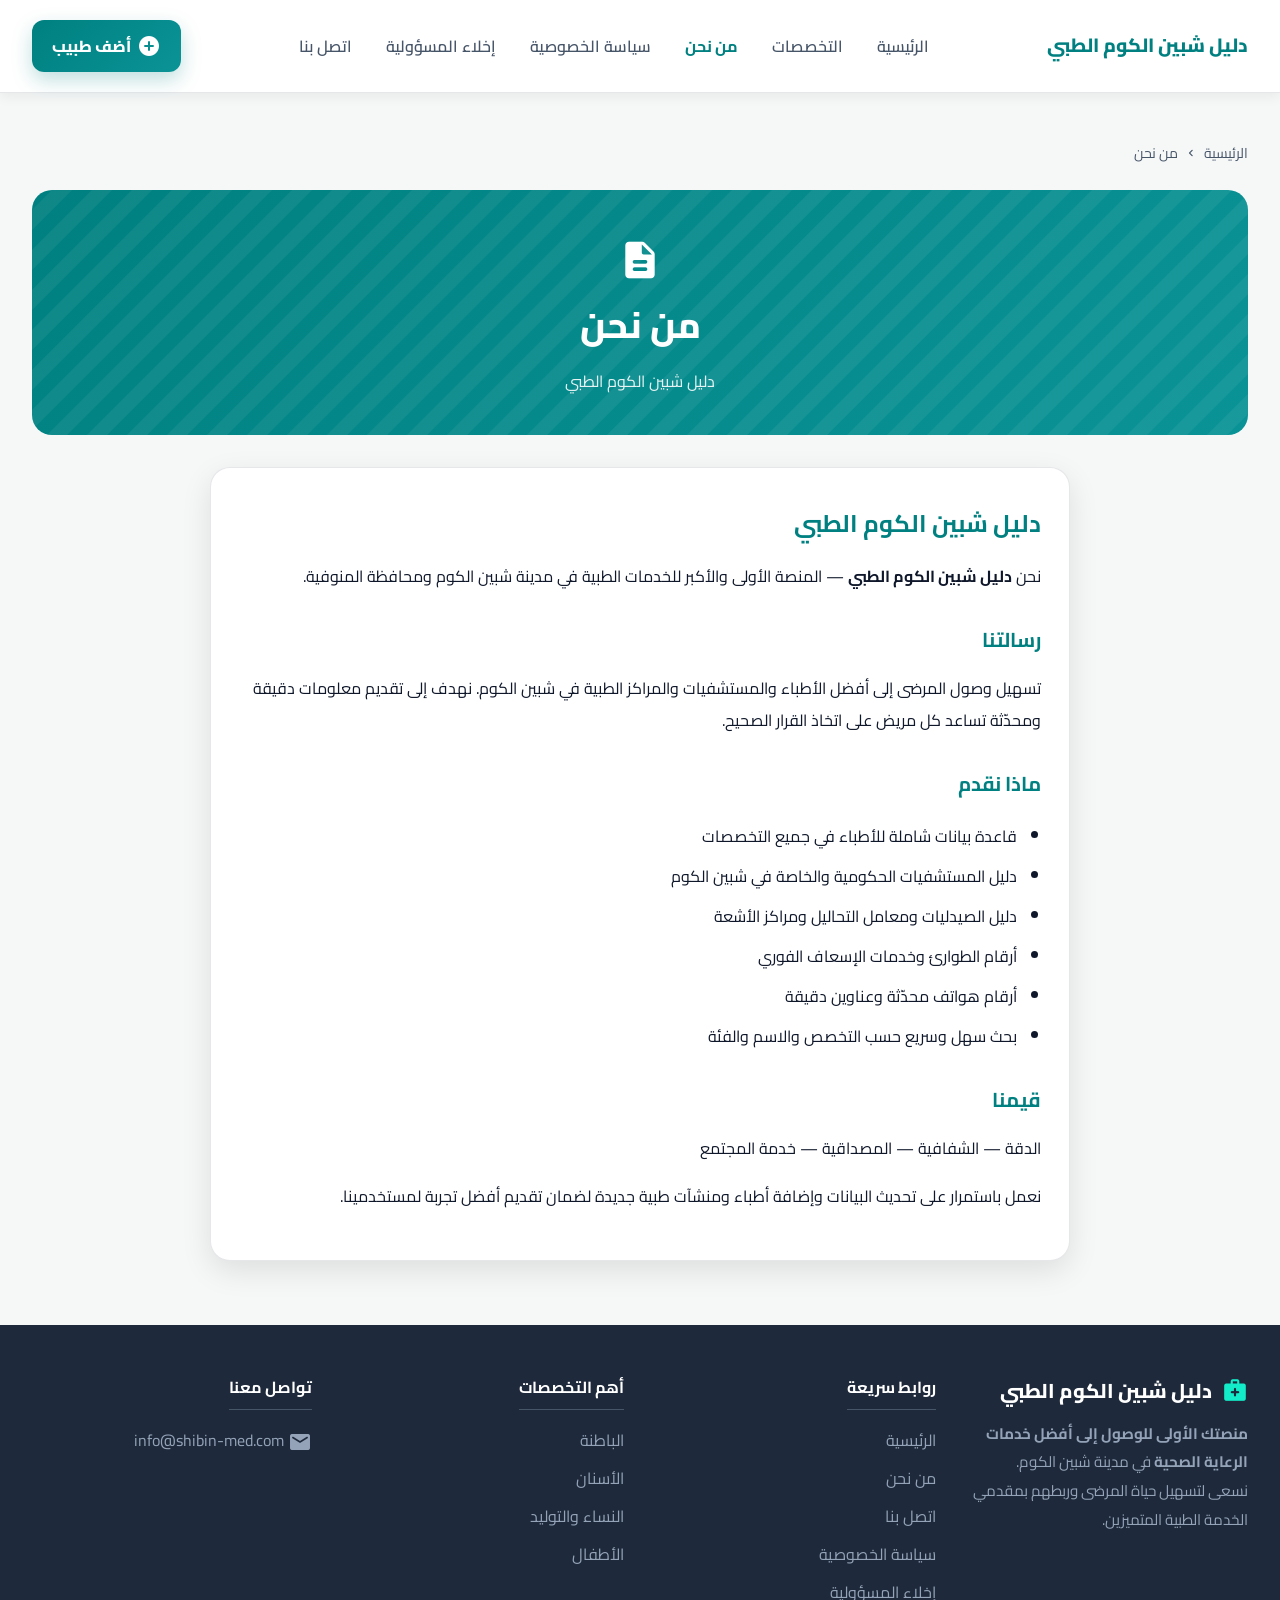
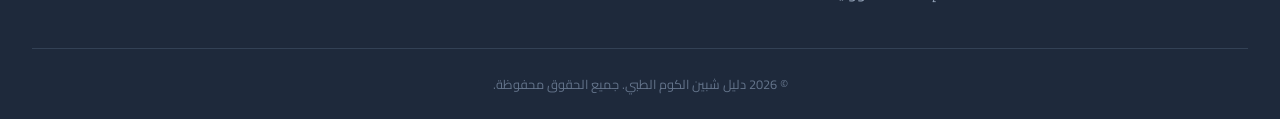
<file: about.html>
<!DOCTYPE html>
<html lang="ar" dir="rtl">
<head>
  <meta charset="UTF-8">
  <meta name="viewport" content="width=device-width, initial-scale=1, shrink-to-fit=no">
  <title>من نحن — دليل شبين الكوم الطبي</title>
  <meta name="description" content="تعرف على دليل شبين الكوم الطبي — أكبر دليل طبي موثوق في المنوفية.">
  <link rel="canonical" href="./about.html">
  <link href="https://fonts.googleapis.com" rel="preconnect">
  <link crossorigin href="https://fonts.gstatic.com" rel="preconnect">
  <link href="https://fonts.googleapis.com/css2?family=Cairo:wght@300;400;600;700;800&display=swap" rel="stylesheet">
  <link href="https://fonts.googleapis.com/icon?family=Material+Icons+Round" rel="stylesheet">
  <link rel="stylesheet" href="./style.css">
</head>
<body class="smg-body smg-page">
  <header class="smg-header">
    <div class="smg-container smg-header-inner">
      <a class="smg-brand" href="./index.html"><span class="smg-brand-text">دليل شبين الكوم الطبي</span></a>
      <nav class="smg-nav" id="smgNav" aria-label="التنقل الرئيسي">
        <a href="./index.html">الرئيسية</a>
        <a href="./specialties.html">التخصصات</a>
        <a href="./about.html" class="active">من نحن</a>
        <a href="./privacy.html">سياسة الخصوصية</a>
        <a href="./disclaimer.html">إخلاء المسؤولية</a>
        <a href="./contact.html">اتصل بنا</a>
      </nav>
      <a class="smg-btn-add" href="./add-doctor.html"><span class="material-icons-round">add_circle</span> أضف طبيب</a>
      <button aria-label="القائمة" class="smg-mobile-menu-btn" id="smgMenuBtn" type="button"><span class="material-icons-round">menu</span></button>
    </div>
  </header>
  <div class="smg-mobile-overlay" id="smgMenuOverlay"></div>

  <div class="smg-static-wrap">
    <div class="smg-container">
      <nav class="smg-static-breadcrumb">
        <a href="./index.html">الرئيسية</a>
        <span class="material-icons-round" style="font-size:14px">chevron_left</span>
        <span>من نحن</span>
      </nav>
      <div class="smg-static-hero">
        <span class="material-icons-round" style="font-size:44px;margin-bottom:12px;display:block">description</span>
        <h1>من نحن</h1>
        <p>دليل شبين الكوم الطبي</p>
      </div>
      <div class="smg-static-content">
        <h1>دليل شبين الكوم الطبي</h1>
        <p>نحن <strong>دليل شبين الكوم الطبي</strong> — المنصة الأولى والأكبر للخدمات الطبية في مدينة شبين الكوم ومحافظة المنوفية.</p>
        <h2>رسالتنا</h2>
        <p>تسهيل وصول المرضى إلى أفضل الأطباء والمستشفيات والمراكز الطبية في شبين الكوم. نهدف إلى تقديم معلومات دقيقة ومحدّثة تساعد كل مريض على اتخاذ القرار الصحيح.</p>
        <h2>ماذا نقدم</h2>
        <ul>
          <li>قاعدة بيانات شاملة للأطباء في جميع التخصصات</li>
          <li>دليل المستشفيات الحكومية والخاصة في شبين الكوم</li>
          <li>دليل الصيدليات ومعامل التحاليل ومراكز الأشعة</li>
          <li>أرقام الطوارئ وخدمات الإسعاف الفوري</li>
          <li>أرقام هواتف محدّثة وعناوين دقيقة</li>
          <li>بحث سهل وسريع حسب التخصص والاسم والفئة</li>
        </ul>
        <h2>قيمنا</h2>
        <p>الدقة — الشفافية — المصداقية — خدمة المجتمع</p>
        <p>نعمل باستمرار على تحديث البيانات وإضافة أطباء ومنشآت طبية جديدة لضمان تقديم أفضل تجربة لمستخدمينا.</p>
      </div>
    </div>
  </div>

  <footer class="smg-footer">
    <div class="smg-container">
      <div class="smg-footer-grid">
        <div>
          <div class="smg-footer-brand"><span class="material-icons-round smg-footer-brand-ico">medical_services</span><span class="smg-footer-brand-text">دليل شبين الكوم الطبي</span></div>
          <p class="smg-footer-desc"><strong>منصتك الأولى للوصول إلى أفضل خدمات الرعاية الصحية</strong> في مدينة شبين الكوم.<br>نسعى لتسهيل حياة المرضى وربطهم بمقدمي الخدمة الطبية المتميزين.</p>
        </div>
        <div>
          <h4>روابط سريعة</h4>
          <ul>
            <li><a href="./index.html">الرئيسية</a></li>
            <li><a href="./about.html">من نحن</a></li>
            <li><a href="./contact.html">اتصل بنا</a></li>
            <li><a href="./privacy.html">سياسة الخصوصية</a></li>
            <li><a href="./disclaimer.html">إخلاء المسؤولية</a></li>
          </ul>
        </div>
        <div>
          <h4>أهم التخصصات</h4>
          <ul>
            <li><a href="./doctors.html?specialty=باطنة">الباطنة</a></li>
            <li><a href="./doctors.html?specialty=أسنان">الأسنان</a></li>
            <li><a href="./doctors.html?specialty=نساء وتوليد">النساء والتوليد</a></li>
            <li><a href="./doctors.html?specialty=أطفال">الأطفال</a></li>
          </ul>
        </div>
        <div>
          <h4>تواصل معنا</h4>
          <ul>
            <li><a href="mailto:info@shibin-med.com"><span class="material-icons-round" style="vertical-align:middle">email</span> info@shibin-med.com</a></li>
          </ul>
        </div>
      </div>
      <div class="smg-footer-copy">© 2026 دليل شبين الكوم الطبي. جميع الحقوق محفوظة.</div>
    </div>
  </footer>

  <script src="./app.js"></script>
</body>
</html>
</file>
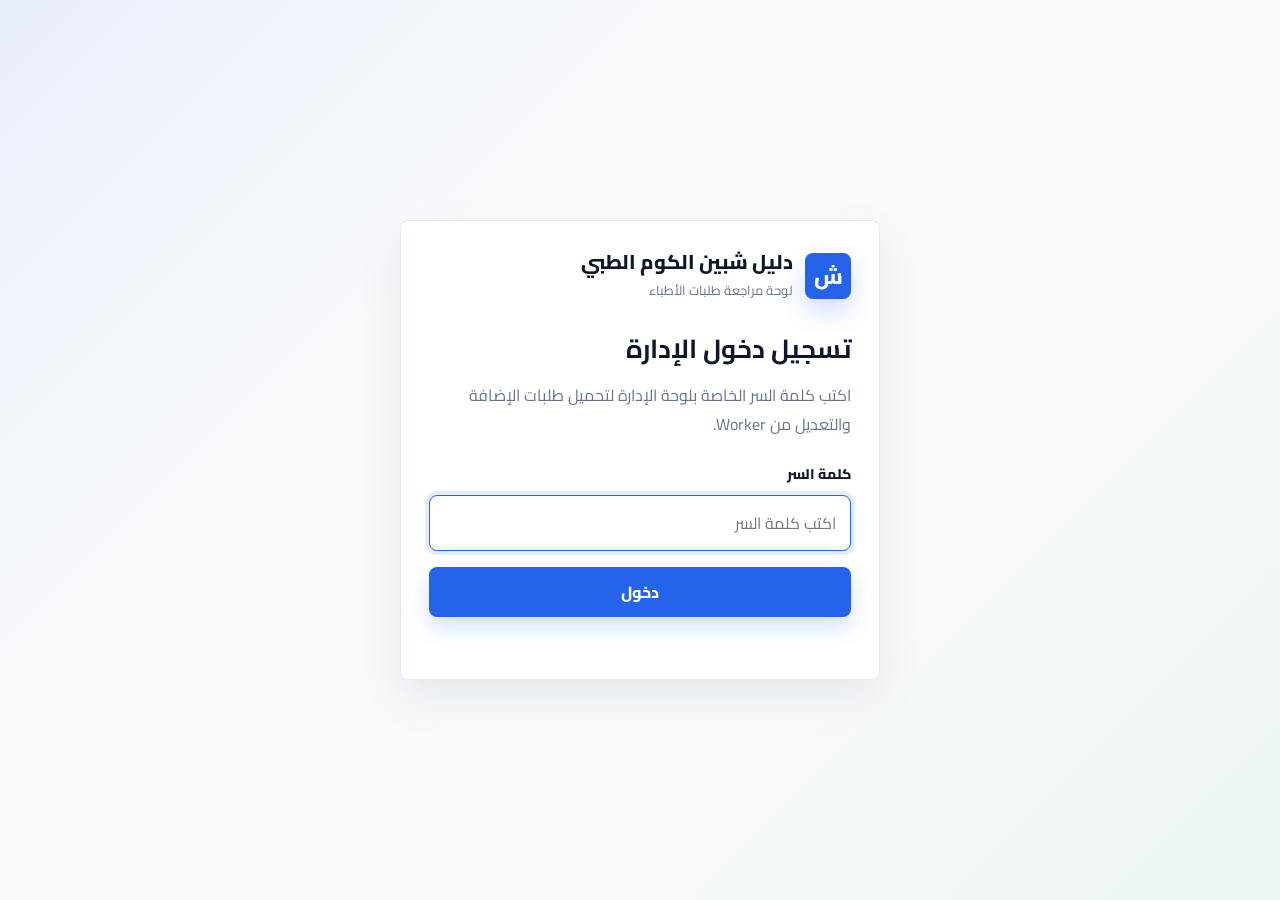
<file: admin.html>
<!DOCTYPE html>
<html lang="ar" dir="rtl">
<head>
  <meta charset="UTF-8" />
  <meta name="viewport" content="width=device-width, initial-scale=1.0" />
  <title>لوحة الإدارة | دليل شبين الكوم الطبي</title>
  <link href="https://fonts.googleapis.com/css2?family=Cairo:wght@400;500;600;700;800&display=swap" rel="stylesheet">
  <style>
    :root {
      --primary: #2563eb;
      --primary-dark: #1d4ed8;
      --primary-soft: #dbeafe;
      --success: #16a34a;
      --success-soft: #dcfce7;
      --danger: #dc2626;
      --danger-soft: #fee2e2;
      --warning: #d97706;
      --warning-soft: #fef3c7;
      --ink: #0f172a;
      --muted: #64748b;
      --line: #e2e8f0;
      --panel: #ffffff;
      --surface: #f8fafc;
      --surface-strong: #f1f5f9;
      --shadow: 0 18px 45px rgba(15, 23, 42, .08);
      --radius: 8px;
    }

    * {
      box-sizing: border-box;
    }

    html {
      direction: rtl;
    }

    body {
      margin: 0;
      min-height: 100vh;
      font-family: "Cairo", Arial, sans-serif;
      background:
        linear-gradient(135deg, rgba(37, 99, 235, .07), transparent 32%),
        linear-gradient(315deg, rgba(22, 163, 74, .06), transparent 30%),
        var(--surface);
      color: var(--ink);
    }

    button,
    input,
    select,
    textarea {
      font: inherit;
    }

    button {
      border: 0;
    }

    a {
      color: inherit;
    }

    .hidden {
      display: none !important;
    }

    .login-screen {
      min-height: 100vh;
      display: grid;
      place-items: center;
      padding: 24px;
    }

    .login-card {
      width: min(100%, 480px);
      background: rgba(255, 255, 255, .92);
      border: 1px solid rgba(226, 232, 240, .9);
      border-radius: var(--radius);
      box-shadow: var(--shadow);
      padding: 28px;
      backdrop-filter: blur(14px);
    }

    .login-brand {
      display: flex;
      align-items: center;
      gap: 12px;
      margin-bottom: 22px;
    }

    .brand-mark {
      width: 46px;
      height: 46px;
      border-radius: var(--radius);
      display: grid;
      place-items: center;
      background: var(--primary);
      color: #fff;
      font-size: 22px;
      font-weight: 800;
      box-shadow: 0 12px 24px rgba(37, 99, 235, .22);
    }

    .brand-title {
      font-weight: 800;
      font-size: 20px;
      line-height: 1.25;
    }

    .brand-subtitle {
      margin-top: 4px;
      color: var(--muted);
      font-size: 13px;
    }

    .login-card h1 {
      margin: 0 0 8px;
      font-size: 26px;
      letter-spacing: 0;
    }

    .login-card p {
      margin: 0 0 22px;
      color: var(--muted);
      line-height: 1.8;
    }

    .field {
      display: grid;
      gap: 8px;
      margin-bottom: 16px;
    }

    .field label {
      font-weight: 800;
      font-size: 14px;
    }

    .input-control {
      width: 100%;
      min-height: 48px;
      padding: 12px 14px;
      border: 1px solid var(--line);
      border-radius: var(--radius);
      background: #fff;
      color: var(--ink);
      outline: none;
      transition: border-color .18s ease, box-shadow .18s ease;
    }

    .input-control:focus {
      border-color: var(--primary);
      box-shadow: 0 0 0 4px rgba(37, 99, 235, .12);
    }

    .btn {
      min-height: 42px;
      display: inline-flex;
      align-items: center;
      justify-content: center;
      gap: 8px;
      padding: 10px 16px;
      border-radius: var(--radius);
      font-weight: 800;
      cursor: pointer;
      transition: transform .15s ease, box-shadow .15s ease, background-color .15s ease, opacity .15s ease;
      white-space: nowrap;
    }

    .btn:disabled {
      cursor: not-allowed;
      opacity: .65;
      transform: none;
      box-shadow: none;
    }

    .btn:not(:disabled):hover {
      transform: translateY(-1px);
    }

    .btn-primary {
      background: var(--primary);
      color: #fff;
      box-shadow: 0 10px 22px rgba(37, 99, 235, .20);
    }

    .btn-primary:not(:disabled):hover {
      background: var(--primary-dark);
    }

    .btn-light {
      background: #fff;
      color: var(--ink);
      border: 1px solid var(--line);
    }

    .btn-success {
      background: var(--success);
      color: #fff;
      box-shadow: 0 10px 22px rgba(22, 163, 74, .18);
    }

    .btn-danger {
      background: var(--danger);
      color: #fff;
      box-shadow: 0 10px 22px rgba(220, 38, 38, .16);
    }

    .btn-warning {
      background: #f59e0b;
      color: #111827;
      box-shadow: 0 10px 22px rgba(217, 119, 6, .18);
    }

    .login-actions {
      display: flex;
      align-items: center;
      gap: 12px;
      margin-top: 8px;
    }

    .login-actions .btn {
      flex: 1;
    }

    .msg {
      min-height: 22px;
      margin-top: 12px;
      color: var(--muted);
      font-size: 14px;
      font-weight: 700;
      line-height: 1.6;
    }

    .msg.error {
      color: var(--danger);
    }

    .msg.success {
      color: var(--success);
    }

    .app-shell {
      min-height: 100vh;
      display: grid;
      grid-template-columns: 280px minmax(0, 1fr);
    }

    .sidebar {
      position: sticky;
      top: 0;
      height: 100vh;
      background: #0f172a;
      color: #e5e7eb;
      padding: 22px;
      display: flex;
      flex-direction: column;
      gap: 24px;
    }

    .sidebar .brand-mark {
      background: var(--primary);
      box-shadow: none;
      flex: 0 0 auto;
    }

    .sidebar-brand {
      display: flex;
      gap: 12px;
      align-items: center;
    }

    .sidebar-title {
      font-size: 17px;
      font-weight: 800;
      color: #fff;
      line-height: 1.35;
    }

    .sidebar-subtitle {
      margin-top: 3px;
      color: #94a3b8;
      font-size: 12px;
    }

    .side-section {
      display: grid;
      gap: 10px;
    }

    .side-label {
      color: #94a3b8;
      font-size: 12px;
      font-weight: 800;
      text-transform: uppercase;
    }

    .side-item {
      min-height: 44px;
      display: flex;
      align-items: center;
      gap: 10px;
      border-radius: var(--radius);
      padding: 10px 12px;
      background: rgba(255, 255, 255, .06);
      color: #fff;
      font-weight: 800;
    }

    .side-dot {
      width: 9px;
      height: 9px;
      border-radius: 50%;
      background: var(--primary);
      box-shadow: 0 0 0 4px rgba(37, 99, 235, .18);
    }

    .sidebar-footer {
      margin-top: auto;
      display: grid;
      gap: 12px;
    }

    .session-box {
      background: rgba(255, 255, 255, .06);
      border: 1px solid rgba(148, 163, 184, .22);
      border-radius: var(--radius);
      padding: 12px;
      color: #cbd5e1;
      font-size: 13px;
      line-height: 1.7;
    }

    .main-panel {
      min-width: 0;
      padding: 22px;
    }

    .top-header {
      background: rgba(255, 255, 255, .9);
      border: 1px solid rgba(226, 232, 240, .9);
      border-radius: var(--radius);
      box-shadow: 0 12px 30px rgba(15, 23, 42, .06);
      padding: 18px;
      display: flex;
      align-items: center;
      justify-content: space-between;
      gap: 16px;
      margin-bottom: 18px;
      backdrop-filter: blur(14px);
    }

    .page-kicker {
      margin-bottom: 5px;
      color: var(--primary);
      font-size: 13px;
      font-weight: 800;
    }

    .page-title {
      margin: 0;
      font-size: 26px;
      line-height: 1.3;
      letter-spacing: 0;
    }

    .page-desc {
      margin-top: 6px;
      color: var(--muted);
      font-size: 14px;
    }

    .header-actions {
      display: flex;
      gap: 10px;
      flex-wrap: wrap;
      align-items: center;
    }

    .stats-grid {
      display: grid;
      grid-template-columns: repeat(4, minmax(0, 1fr));
      gap: 14px;
      margin-bottom: 18px;
    }

    .stat-card {
      position: relative;
      overflow: hidden;
      background: var(--panel);
      border: 1px solid var(--line);
      border-radius: var(--radius);
      padding: 18px;
      min-height: 118px;
      box-shadow: 0 10px 28px rgba(15, 23, 42, .05);
    }

    .stat-card::after {
      content: "";
      position: absolute;
      inset-inline-start: -42px;
      inset-block-start: -42px;
      width: 118px;
      height: 118px;
      border-radius: 50%;
      background: rgba(37, 99, 235, .10);
    }

    .stat-card.success::after {
      background: rgba(22, 163, 74, .12);
    }

    .stat-card.warning::after {
      background: rgba(217, 119, 6, .14);
    }

    .stat-card.danger::after {
      background: rgba(220, 38, 38, .12);
    }

    .stat-label {
      position: relative;
      color: var(--muted);
      font-size: 13px;
      font-weight: 800;
      z-index: 1;
    }

    .stat-value {
      position: relative;
      margin-top: 10px;
      font-size: 34px;
      line-height: 1;
      font-weight: 800;
      z-index: 1;
    }

    .stat-hint {
      position: relative;
      margin-top: 12px;
      color: var(--muted);
      font-size: 12px;
      z-index: 1;
    }

    .filters-panel {
      background: var(--panel);
      border: 1px solid var(--line);
      border-radius: var(--radius);
      box-shadow: 0 10px 28px rgba(15, 23, 42, .05);
      padding: 16px;
      margin-bottom: 18px;
    }

    .filters-head {
      display: flex;
      align-items: center;
      justify-content: space-between;
      gap: 14px;
      margin-bottom: 14px;
    }

    .filters-title {
      font-size: 16px;
      font-weight: 800;
    }

    .filters-grid {
      display: grid;
      grid-template-columns: 1.2fr .7fr .7fr auto;
      gap: 12px;
      align-items: end;
    }

    .filter-field {
      display: grid;
      gap: 7px;
    }

    .filter-field label {
      color: var(--muted);
      font-size: 12px;
      font-weight: 800;
    }

    .message-bar {
      border-radius: var(--radius);
      padding: 13px 14px;
      margin-bottom: 18px;
      border: 1px solid var(--line);
      background: #fff;
      color: var(--ink);
      font-weight: 800;
      line-height: 1.7;
    }

    .message-bar.error {
      border-color: #fecaca;
      background: #fff1f2;
      color: #991b1b;
    }

    .message-bar.success {
      border-color: #bbf7d0;
      background: #f0fdf4;
      color: #166534;
    }

    .message-bar.info {
      border-color: #bfdbfe;
      background: #eff6ff;
      color: #1e40af;
    }

    .requests-grid {
      display: grid;
      grid-template-columns: repeat(2, minmax(0, 1fr));
      gap: 16px;
      align-items: start;
    }

    .request-card {
      background: var(--panel);
      border: 1px solid var(--line);
      border-radius: var(--radius);
      box-shadow: 0 10px 28px rgba(15, 23, 42, .05);
      overflow: hidden;
    }

    .request-top {
      padding: 16px;
      display: flex;
      gap: 14px;
      justify-content: space-between;
      border-bottom: 1px solid var(--line);
      background: linear-gradient(180deg, #ffffff, #f8fafc);
    }

    .request-main {
      min-width: 0;
      display: flex;
      gap: 12px;
      align-items: flex-start;
    }

    .doctor-avatar {
      width: 52px;
      height: 52px;
      border-radius: var(--radius);
      background: var(--primary-soft);
      color: var(--primary);
      display: grid;
      place-items: center;
      overflow: hidden;
      flex: 0 0 auto;
      font-size: 22px;
      font-weight: 800;
    }

    .doctor-avatar img {
      width: 100%;
      height: 100%;
      object-fit: cover;
      display: block;
    }

    .doctor-name {
      margin: 0;
      font-size: 19px;
      line-height: 1.35;
      font-weight: 800;
      overflow-wrap: anywhere;
    }

    .doctor-meta {
      margin-top: 6px;
      color: var(--muted);
      font-size: 13px;
      line-height: 1.6;
      overflow-wrap: anywhere;
    }

    .badges {
      display: flex;
      gap: 8px;
      align-items: flex-start;
      flex-wrap: wrap;
      justify-content: flex-end;
    }

    .badge {
      min-height: 28px;
      display: inline-flex;
      align-items: center;
      justify-content: center;
      gap: 6px;
      padding: 5px 10px;
      border-radius: 999px;
      font-size: 12px;
      font-weight: 800;
      border: 1px solid transparent;
      white-space: nowrap;
    }

    .status-pending {
      background: var(--warning-soft);
      color: #92400e;
      border-color: #fcd34d;
    }

    .status-approved {
      background: var(--success-soft);
      color: #166534;
      border-color: #86efac;
    }

    .status-ignored {
      background: var(--danger-soft);
      color: #991b1b;
      border-color: #fca5a5;
    }

    .type-add {
      background: var(--primary-soft);
      color: #1d4ed8;
      border-color: #93c5fd;
    }

    .type-edit {
      background: #f3e8ff;
      color: #7e22ce;
      border-color: #d8b4fe;
    }

    .request-body {
      padding: 16px;
      display: grid;
      gap: 14px;
    }

    .details-grid {
      display: grid;
      grid-template-columns: repeat(2, minmax(0, 1fr));
      gap: 10px;
    }

    .detail-item {
      min-width: 0;
      background: var(--surface);
      border: 1px solid #edf2f7;
      border-radius: var(--radius);
      padding: 11px;
    }

    .detail-label {
      color: var(--muted);
      font-size: 12px;
      font-weight: 800;
      margin-bottom: 5px;
    }

    .detail-value {
      color: var(--ink);
      font-size: 14px;
      font-weight: 700;
      line-height: 1.7;
      overflow-wrap: anywhere;
      white-space: pre-line;
    }

    .detail-item.full {
      grid-column: 1 / -1;
    }

    .phones-list {
      display: flex;
      flex-wrap: wrap;
      gap: 8px;
    }

    .phone-pill {
      display: inline-flex;
      align-items: center;
      min-height: 30px;
      padding: 5px 9px;
      border-radius: 999px;
      background: #fff;
      border: 1px solid var(--line);
      color: var(--ink);
      font-size: 13px;
      font-weight: 800;
      direction: ltr;
    }

    .notes-box {
      border-radius: var(--radius);
      border: 1px solid #fed7aa;
      background: #fff7ed;
      padding: 12px;
      color: #9a3412;
      line-height: 1.8;
      font-size: 14px;
      font-weight: 700;
    }

    .card-actions {
      display: flex;
      gap: 10px;
      flex-wrap: wrap;
      padding-top: 2px;
    }

    .card-actions .btn {
      min-width: 112px;
    }

    .loading-card,
    .empty-state {
      grid-column: 1 / -1;
      background: var(--panel);
      border: 1px solid var(--line);
      border-radius: var(--radius);
      box-shadow: 0 10px 28px rgba(15, 23, 42, .05);
      padding: 36px 24px;
      text-align: center;
    }

    .loading-spinner {
      width: 38px;
      height: 38px;
      border-radius: 50%;
      border: 4px solid #dbeafe;
      border-top-color: var(--primary);
      margin: 0 auto 16px;
      animation: spin .85s linear infinite;
    }

    @keyframes spin {
      to {
        transform: rotate(360deg);
      }
    }

    .empty-title {
      font-size: 20px;
      font-weight: 800;
      margin-bottom: 8px;
    }

    .empty-text {
      color: var(--muted);
      line-height: 1.8;
    }

    @media (max-width: 1180px) {
      .requests-grid {
        grid-template-columns: 1fr;
      }

      .stats-grid {
        grid-template-columns: repeat(2, minmax(0, 1fr));
      }

      .filters-grid {
        grid-template-columns: 1fr 1fr;
      }
    }

    @media (max-width: 880px) {
      .app-shell {
        grid-template-columns: 1fr;
      }

      .sidebar {
        position: static;
        height: auto;
      }

      .sidebar-footer {
        margin-top: 0;
      }

      .top-header {
        align-items: stretch;
        flex-direction: column;
      }

      .header-actions {
        justify-content: stretch;
      }

      .header-actions .btn {
        flex: 1;
      }
    }

    @media (max-width: 640px) {
      .login-card,
      .main-panel,
      .sidebar {
        padding: 16px;
      }

      .stats-grid,
      .filters-grid,
      .details-grid {
        grid-template-columns: 1fr;
      }

      .request-top {
        flex-direction: column;
      }

      .badges {
        justify-content: flex-start;
      }

      .card-actions .btn {
        flex: 1 1 100%;
      }
    }
  </style>
</head>
<body>
  <div id="loginView" class="login-screen">
    <section class="login-card">
      <div class="login-brand">
        <div class="brand-mark">ش</div>
        <div>
          <div class="brand-title">دليل شبين الكوم الطبي</div>
          <div class="brand-subtitle">لوحة مراجعة طلبات الأطباء</div>
        </div>
      </div>

      <h1>تسجيل دخول الإدارة</h1>
      <p>اكتب كلمة السر الخاصة بلوحة الإدارة لتحميل طلبات الإضافة والتعديل من Worker.</p>

      <div class="field">
        <label for="adminPassword">كلمة السر</label>
        <input id="adminPassword" class="input-control" type="password" autocomplete="current-password" placeholder="اكتب كلمة السر">
      </div>

      <div class="login-actions">
        <button id="loginBtn" class="btn btn-primary" type="button">دخول</button>
      </div>

      <div id="loginMsg" class="msg"></div>
    </section>
  </div>

  <div id="adminView" class="app-shell hidden">
    <aside class="sidebar">
      <div class="sidebar-brand">
        <div class="brand-mark">ش</div>
        <div>
          <div class="sidebar-title">دليل شبين الكوم الطبي</div>
          <div class="sidebar-subtitle">Admin Dashboard</div>
        </div>
      </div>

      <div class="side-section">
        <div class="side-label">القائمة</div>
        <div class="side-item">
          <span class="side-dot"></span>
          <span>طلبات الأطباء</span>
        </div>
      </div>

      <div class="side-section">
        <div class="side-label">الحالة</div>
        <div class="session-box">
          أنت مسجل دخول باستخدام كلمة سر الإدارة. كل التحديثات تتم عبر Cloudflare Worker فقط.
        </div>
      </div>

      <div class="sidebar-footer">
        <button id="logoutBtn" class="btn btn-light" type="button">تسجيل خروج</button>
      </div>
    </aside>

    <main class="main-panel">
      <header class="top-header">
        <div>
          <div class="page-kicker">لوحة الإدارة</div>
          <h1 class="page-title">إدارة طلبات إضافة وتعديل الأطباء</h1>
          <div class="page-desc">مراجعة الطلبات وتغيير حالتها إلى Approved أو Ignored أو Pending.</div>
        </div>

        <div class="header-actions">
          <button id="refreshBtn" class="btn btn-primary" type="button">تحديث الطلبات</button>
        </div>
      </header>

      <section class="stats-grid" aria-label="إحصائيات الطلبات">
        <article class="stat-card">
          <div class="stat-label">إجمالي الطلبات</div>
          <div id="countAll" class="stat-value">0</div>
          <div class="stat-hint">كل الطلبات المحملة من Worker</div>
        </article>

        <article class="stat-card warning">
          <div class="stat-label">Pending</div>
          <div id="countPending" class="stat-value">0</div>
          <div class="stat-hint">طلبات قيد المراجعة</div>
        </article>

        <article class="stat-card success">
          <div class="stat-label">Approved</div>
          <div id="countApproved" class="stat-value">0</div>
          <div class="stat-hint">طلبات تمت الموافقة عليها</div>
        </article>

        <article class="stat-card danger">
          <div class="stat-label">Ignored</div>
          <div id="countIgnored" class="stat-value">0</div>
          <div class="stat-hint">طلبات تم تجاهلها</div>
        </article>
      </section>

      <section class="filters-panel">
        <div class="filters-head">
          <div class="filters-title">البحث والفلترة</div>
          <button id="resetFiltersBtn" class="btn btn-light" type="button">مسح الفلاتر</button>
        </div>

        <div class="filters-grid">
          <div class="filter-field">
            <label for="searchInput">بحث بالاسم أو التليفون</label>
            <input id="searchInput" class="input-control" type="search" placeholder="مثال: أحمد أو 010">
          </div>

          <div class="filter-field">
            <label for="statusFilter">الحالة</label>
            <select id="statusFilter" class="input-control">
              <option value="all">كل الحالات</option>
              <option value="pending">Pending</option>
              <option value="approved">Approved</option>
              <option value="ignored">Ignored</option>
            </select>
          </div>

          <div class="filter-field">
            <label for="typeFilter">نوع الطلب</label>
            <select id="typeFilter" class="input-control">
              <option value="all">كل الأنواع</option>
              <option value="add">Add</option>
              <option value="edit">Edit</option>
            </select>
          </div>

          <div class="filter-field">
            <label>النتيجة</label>
            <button id="applyFiltersBtn" class="btn btn-light" type="button">تطبيق</button>
          </div>
        </div>
      </section>

      <div id="messageBar" class="message-bar hidden"></div>

      <section id="requestsGrid" class="requests-grid" aria-live="polite"></section>

      <section id="emptyState" class="empty-state hidden">
        <div class="empty-title">لا توجد طلبات مطابقة</div>
        <div class="empty-text">جرّب تغيير الفلاتر أو تحديث الطلبات.</div>
      </section>
    </main>
  </div>

  <script>
    const WORKER_BASE_URL = 'https://shebin-medical-admin.yoyo-yara-hassan.workers.dev';

    const loginView = document.getElementById('loginView');
    const adminView = document.getElementById('adminView');
    const adminPasswordInput = document.getElementById('adminPassword');
    const loginBtn = document.getElementById('loginBtn');
    const loginMsg = document.getElementById('loginMsg');
    const logoutBtn = document.getElementById('logoutBtn');
    const refreshBtn = document.getElementById('refreshBtn');
    const resetFiltersBtn = document.getElementById('resetFiltersBtn');
    const applyFiltersBtn = document.getElementById('applyFiltersBtn');
    const statusFilter = document.getElementById('statusFilter');
    const typeFilter = document.getElementById('typeFilter');
    const searchInput = document.getElementById('searchInput');
    const messageBar = document.getElementById('messageBar');
    const requestsGrid = document.getElementById('requestsGrid');
    const emptyState = document.getElementById('emptyState');
    const countAll = document.getElementById('countAll');
    const countPending = document.getElementById('countPending');
    const countApproved = document.getElementById('countApproved');
    const countIgnored = document.getElementById('countIgnored');

    const STATUS_META = {
      pending: {
        label: 'Pending - قيد المراجعة',
        className: 'status-pending'
      },
      approved: {
        label: 'Approved - موافق عليه',
        className: 'status-approved'
      },
      ignored: {
        label: 'Ignored - متجاهل',
        className: 'status-ignored'
      }
    };

    const TYPE_META = {
      add: {
        label: 'Add - إضافة',
        className: 'type-add'
      },
      edit: {
        label: 'Edit - تعديل',
        className: 'type-edit'
      }
    };

    let allRequests = [];
    let loadingRequests = false;

    function getSavedPassword() {
      return localStorage.getItem('smg_admin_password') || '';
    }

    function savePassword(password) {
      localStorage.setItem('smg_admin_password', password);
    }

    function clearPassword() {
      localStorage.removeItem('smg_admin_password');
    }

    function showLogin() {
      adminView.classList.add('hidden');
      loginView.classList.remove('hidden');
      adminPasswordInput.focus();
    }

    function showAdmin() {
      loginView.classList.add('hidden');
      adminView.classList.remove('hidden');
    }

    function setLoginMessage(message, type) {
      loginMsg.textContent = message || '';
      loginMsg.className = 'msg';

      if (type) {
        loginMsg.classList.add(type);
      }
    }

    function showMessage(message, type) {
      if (!message) {
        messageBar.textContent = '';
        messageBar.className = 'message-bar hidden';
        return;
      }

      messageBar.textContent = message;
      messageBar.className = `message-bar ${type || 'info'}`;
    }

    function esc(value) {
      return String(value || '')
        .replace(/&/g, '&amp;')
        .replace(/</g, '&lt;')
        .replace(/>/g, '&gt;')
        .replace(/"/g, '&quot;')
        .replace(/'/g, '&#39;');
    }

    function normalizeStatus(status) {
      const value = String(status || 'pending').toLowerCase();

      if (value === 'approved') return 'approved';
      if (value === 'ignored') return 'ignored';
      return 'pending';
    }

    function normalizeType(type) {
      const value = String(type || 'add').toLowerCase();
      return value === 'edit' ? 'edit' : 'add';
    }

    function getStatusBadge(status) {
      const value = normalizeStatus(status);
      const meta = STATUS_META[value] || STATUS_META.pending;

      return `<span class="badge ${meta.className}">${esc(meta.label)}</span>`;
    }

    function getTypeBadge(type) {
      const value = normalizeType(type);
      const meta = TYPE_META[value] || TYPE_META.add;

      return `<span class="badge ${meta.className}">${esc(meta.label)}</span>`;
    }

    function formatDate(value) {
      if (!value) return '-';

      const date = new Date(value);

      if (Number.isNaN(date.getTime())) {
        return value;
      }

      return new Intl.DateTimeFormat('ar-EG', {
        year: 'numeric',
        month: 'short',
        day: 'numeric',
        hour: '2-digit',
        minute: '2-digit'
      }).format(date);
    }

    function getPhones(item) {
      return [item.phone1, item.phone2, item.phone3]
        .map(phone => String(phone || '').trim())
        .filter(Boolean);
    }

    function getDoctorInitial(name) {
      const value = String(name || '').trim();

      if (!value) {
        return 'د';
      }

      if (value.indexOf('.') !== -1 && value[value.indexOf('.') + 1]) {
        return value[value.indexOf('.') + 1].trim() || 'د';
      }

      return value.charAt(0);
    }

    function getPhoneHtml(item) {
      const phones = getPhones(item);

      if (!phones.length) {
        return '<span class="detail-value">-</span>';
      }

      const phoneItems = phones.map(phone => {
        return `<span class="phone-pill">${esc(phone)}</span>`;
      }).join('');

      return `<div class="phones-list">${phoneItems}</div>`;
    }

    function requestMatches(item) {
      const selectedStatus = statusFilter.value;
      const selectedType = typeFilter.value;
      const query = searchInput.value.trim().toLowerCase();
      const itemStatus = normalizeStatus(item.status);
      const itemType = normalizeType(item.request_type);

      const statusOk = selectedStatus === 'all' || itemStatus === selectedStatus;
      const typeOk = selectedType === 'all' || itemType === selectedType;

      const haystack = [
        item.doctor_name,
        item.name,
        item.specialty,
        item.phone1,
        item.phone2,
        item.phone3,
        item.address,
        item.subtitle,
        item.services,
        item.slug
      ].join(' ').toLowerCase();

      const searchOk = !query || haystack.includes(query);

      return statusOk && typeOk && searchOk;
    }

    function renderCounts() {
      const pending = allRequests.filter(item => normalizeStatus(item.status) === 'pending').length;
      const approved = allRequests.filter(item => normalizeStatus(item.status) === 'approved').length;
      const ignored = allRequests.filter(item => normalizeStatus(item.status) === 'ignored').length;

      countAll.textContent = allRequests.length;
      countPending.textContent = pending;
      countApproved.textContent = approved;
      countIgnored.textContent = ignored;
    }

    function renderLoading() {
      emptyState.classList.add('hidden');
      requestsGrid.innerHTML = `
        <div class="loading-card">
          <div class="loading-spinner"></div>
          <div class="empty-title">جارٍ تحميل الطلبات</div>
          <div class="empty-text">يتم الاتصال بالـ Worker الآن.</div>
        </div>
      `;
    }

    function renderEmpty() {
      requestsGrid.innerHTML = '';
      emptyState.classList.remove('hidden');
    }

    function renderRequestCard(item) {
      const requestId = item.id || '';
      const doctorName = item.doctor_name || item.name || 'بدون اسم';
      const specialty = item.specialty || 'بدون تخصص';
      const address = item.address || '-';
      const subtitle = item.subtitle || '-';
      const services = item.services || '-';
      const hours = item.hours || '-';
      const gender = item.gender || '-';
      const slug = item.slug || '-';
      const notes = item.notes || '';
      const createdAt = formatDate(item.created_at);
      const status = normalizeStatus(item.status);
      const type = normalizeType(item.request_type);
      const imageHtml = item.image
        ? `<img src="${esc(item.image)}" alt="${esc(doctorName)}">`
        : `<span>${esc(getDoctorInitial(doctorName))}</span>`;
      const notesHtml = notes
        ? `<div class="notes-box">
            <strong>ملاحظات:</strong><br>
            ${esc(notes)}
          </div>`
        : '';

      return `
        <article class="request-card" data-request-status="${esc(status)}" data-request-type="${esc(type)}">
          <div class="request-top">
            <div class="request-main">
              <div class="doctor-avatar">${imageHtml}</div>
              <div>
                <h2 class="doctor-name">${esc(doctorName)}</h2>
                <div class="doctor-meta">${esc(specialty)} - ${esc(createdAt)}</div>
              </div>
            </div>

            <div class="badges">
              ${getStatusBadge(status)}
              ${getTypeBadge(type)}
            </div>
          </div>

          <div class="request-body">
            <div class="details-grid">
              <div class="detail-item">
                <div class="detail-label">التخصص</div>
                <div class="detail-value">${esc(specialty)}</div>
              </div>

              <div class="detail-item">
                <div class="detail-label">الحالة</div>
                <div class="detail-value">${esc(STATUS_META[status].label)}</div>
              </div>

              <div class="detail-item full">
                <div class="detail-label">العنوان</div>
                <div class="detail-value">${esc(address)}</div>
              </div>

              <div class="detail-item full">
                <div class="detail-label">الأرقام</div>
                ${getPhoneHtml(item)}
              </div>

              <div class="detail-item">
                <div class="detail-label">الوصف المختصر</div>
                <div class="detail-value">${esc(subtitle)}</div>
              </div>

              <div class="detail-item">
                <div class="detail-label">المواعيد</div>
                <div class="detail-value">${esc(hours)}</div>
              </div>

              <div class="detail-item">
                <div class="detail-label">النوع</div>
                <div class="detail-value">${esc(gender)}</div>
              </div>

              <div class="detail-item">
                <div class="detail-label">Slug</div>
                <div class="detail-value">${esc(slug)}</div>
              </div>

              <div class="detail-item full">
                <div class="detail-label">الخدمات</div>
                <div class="detail-value">${esc(services)}</div>
              </div>
            </div>

            ${notesHtml}

            <div class="card-actions">
              <button class="btn btn-success" type="button" data-status-action="approved" data-request-id="${esc(requestId)}">Approve</button>
              <button class="btn btn-danger" type="button" data-status-action="ignored" data-request-id="${esc(requestId)}">Ignore</button>
              <button class="btn btn-warning" type="button" data-status-action="pending" data-request-id="${esc(requestId)}">Pending</button>
            </div>
          </div>
        </article>
      `;
    }

    function renderRequests() {
      renderCounts();

      if (loadingRequests) {
        renderLoading();
        return;
      }

      const filteredRequests = allRequests.filter(requestMatches);

      if (!filteredRequests.length) {
        renderEmpty();
        return;
      }

      emptyState.classList.add('hidden');
      requestsGrid.innerHTML = filteredRequests.map(renderRequestCard).join('');
    }

    function parseRequestsPayload(payload) {
      if (Array.isArray(payload)) {
        return payload;
      }

      if (payload && Array.isArray(payload.requests)) {
        return payload.requests;
      }

      if (payload && Array.isArray(payload.data)) {
        return payload.data;
      }

      return [];
    }

    async function readJsonResponse(res) {
      const text = await res.text();

      if (!text) {
        return null;
      }

      try {
        return JSON.parse(text);
      } catch (err) {
        return text;
      }
    }

    async function getWorkerErrorMessage(res) {
      let raw = '';

      try {
        raw = await res.text();
      } catch (err) {
        raw = '';
      }

      let message = raw;

      try {
        const parsed = raw ? JSON.parse(raw) : null;
        message = (parsed && (parsed.error || parsed.message || parsed.details)) || raw;
      } catch (err) {
        message = raw;
      }

      if (String(message || '').includes('Duplicate doctor phone detected')) {
        return 'هذا الطبيب أو رقم الهاتف موجود بالفعل';
      }

      return message || 'حصل خطأ أثناء تنفيذ العملية';
    }

    async function fetchRequests() {
      const password = getSavedPassword();

      if (!password) {
        showLogin();
        return;
      }

      loadingRequests = true;
      showMessage('', '');
      renderRequests();

      try {
        const res = await fetch(`${WORKER_BASE_URL}/requests`, {
          method: 'GET',
          headers: {
            'x-admin-password': password
          }
        });

        if (res.status === 401) {
          clearPassword();
          allRequests = [];
          loadingRequests = false;
          renderRequests();
          showLogin();
          setLoginMessage('كلمة السر غير صحيحة.', 'error');
          return;
        }

        if (!res.ok) {
          const message = await getWorkerErrorMessage(res);
          throw new Error(message);
        }

        const payload = await readJsonResponse(res);
        allRequests = parseRequestsPayload(payload);
        loadingRequests = false;
        renderRequests();
        showMessage('تم تحميل الطلبات بنجاح.', 'success');
      } catch (err) {
        loadingRequests = false;
        requestsGrid.innerHTML = '';
        emptyState.classList.add('hidden');
        renderCounts();
        showMessage(err.message || 'تعذر تحميل الطلبات.', 'error');
      }
    }

    async function login() {
      const password = adminPasswordInput.value.trim();

      if (!password) {
        setLoginMessage('اكتب كلمة السر أولًا.', 'error');
        return;
      }

      loginBtn.disabled = true;
      setLoginMessage('جارٍ التحقق من كلمة السر...', '');

      try {
        const res = await fetch(`${WORKER_BASE_URL}/requests`, {
          method: 'GET',
          headers: {
            'x-admin-password': password
          }
        });

        if (res.status === 401) {
          setLoginMessage('كلمة السر غير صحيحة.', 'error');
          return;
        }

        if (!res.ok) {
          const message = await getWorkerErrorMessage(res);
          throw new Error(message);
        }

        const payload = await readJsonResponse(res);
        allRequests = parseRequestsPayload(payload);
        savePassword(password);
        showAdmin();
        setLoginMessage('', '');
        showMessage('تم تسجيل الدخول وتحميل الطلبات.', 'success');
        renderRequests();
      } catch (err) {
        setLoginMessage(err.message || 'تعذر تسجيل الدخول.', 'error');
      } finally {
        loginBtn.disabled = false;
      }
    }

    function getStatusLabel(status) {
      const value = normalizeStatus(status);
      return STATUS_META[value].label;
    }

    async function updateRequestStatus(id, status) {
      const password = getSavedPassword();

      if (!password) {
        showLogin();
        return;
      }

      if (!id) {
        showMessage('لا يمكن تحديث طلب بدون ID.', 'error');
        return;
      }

      const label = getStatusLabel(status);
      const ok = confirm(`هل أنت متأكد من تغيير حالة الطلب إلى ${label}؟`);

      if (!ok) {
        return;
      }

      showMessage('جارٍ تحديث حالة الطلب...', 'info');

      try {
        const res = await fetch(`${WORKER_BASE_URL}/update-status`, {
          method: 'POST',
          headers: {
            'Content-Type': 'application/json',
            'x-admin-password': password
          },
          body: JSON.stringify({
            id: id,
            status: status
          })
        });

        if (res.status === 401) {
          clearPassword();
          showLogin();
          setLoginMessage('انتهت الجلسة أو كلمة السر غير صحيحة.', 'error');
          return;
        }

        if (!res.ok) {
          const message = await getWorkerErrorMessage(res);
          alert(message);
          showMessage(message, 'error');
          return;
        }

        showMessage('تم تحديث الحالة بنجاح.', 'success');
        await fetchRequests();
      } catch (err) {
        const message = err.message || 'حصل خطأ أثناء تحديث الحالة';
        alert(message);
        showMessage(message, 'error');
      }
    }

    function resetFilters() {
      statusFilter.value = 'all';
      typeFilter.value = 'all';
      searchInput.value = '';
      renderRequests();
    }

    function logout() {
      clearPassword();
      allRequests = [];
      renderCounts();
      requestsGrid.innerHTML = '';
      emptyState.classList.add('hidden');
      showMessage('', '');
      adminPasswordInput.value = '';
      showLogin();
    }

    requestsGrid.addEventListener('click', function(event) {
      const button = event.target.closest('[data-status-action]');

      if (!button) {
        return;
      }

      updateRequestStatus(button.dataset.requestId, button.dataset.statusAction);
    });

    loginBtn.addEventListener('click', login);

    adminPasswordInput.addEventListener('keydown', function(event) {
      if (event.key === 'Enter') {
        login();
      }
    });

    refreshBtn.addEventListener('click', fetchRequests);
    logoutBtn.addEventListener('click', logout);
    resetFiltersBtn.addEventListener('click', resetFilters);
    applyFiltersBtn.addEventListener('click', renderRequests);
    statusFilter.addEventListener('change', renderRequests);
    typeFilter.addEventListener('change', renderRequests);
    searchInput.addEventListener('input', renderRequests);

    (function initAdminPage() {
      renderCounts();

      if (getSavedPassword()) {
        showAdmin();
        fetchRequests();
      } else {
        showLogin();
      }
    })();
  </script>
</body>
</html>
</file>
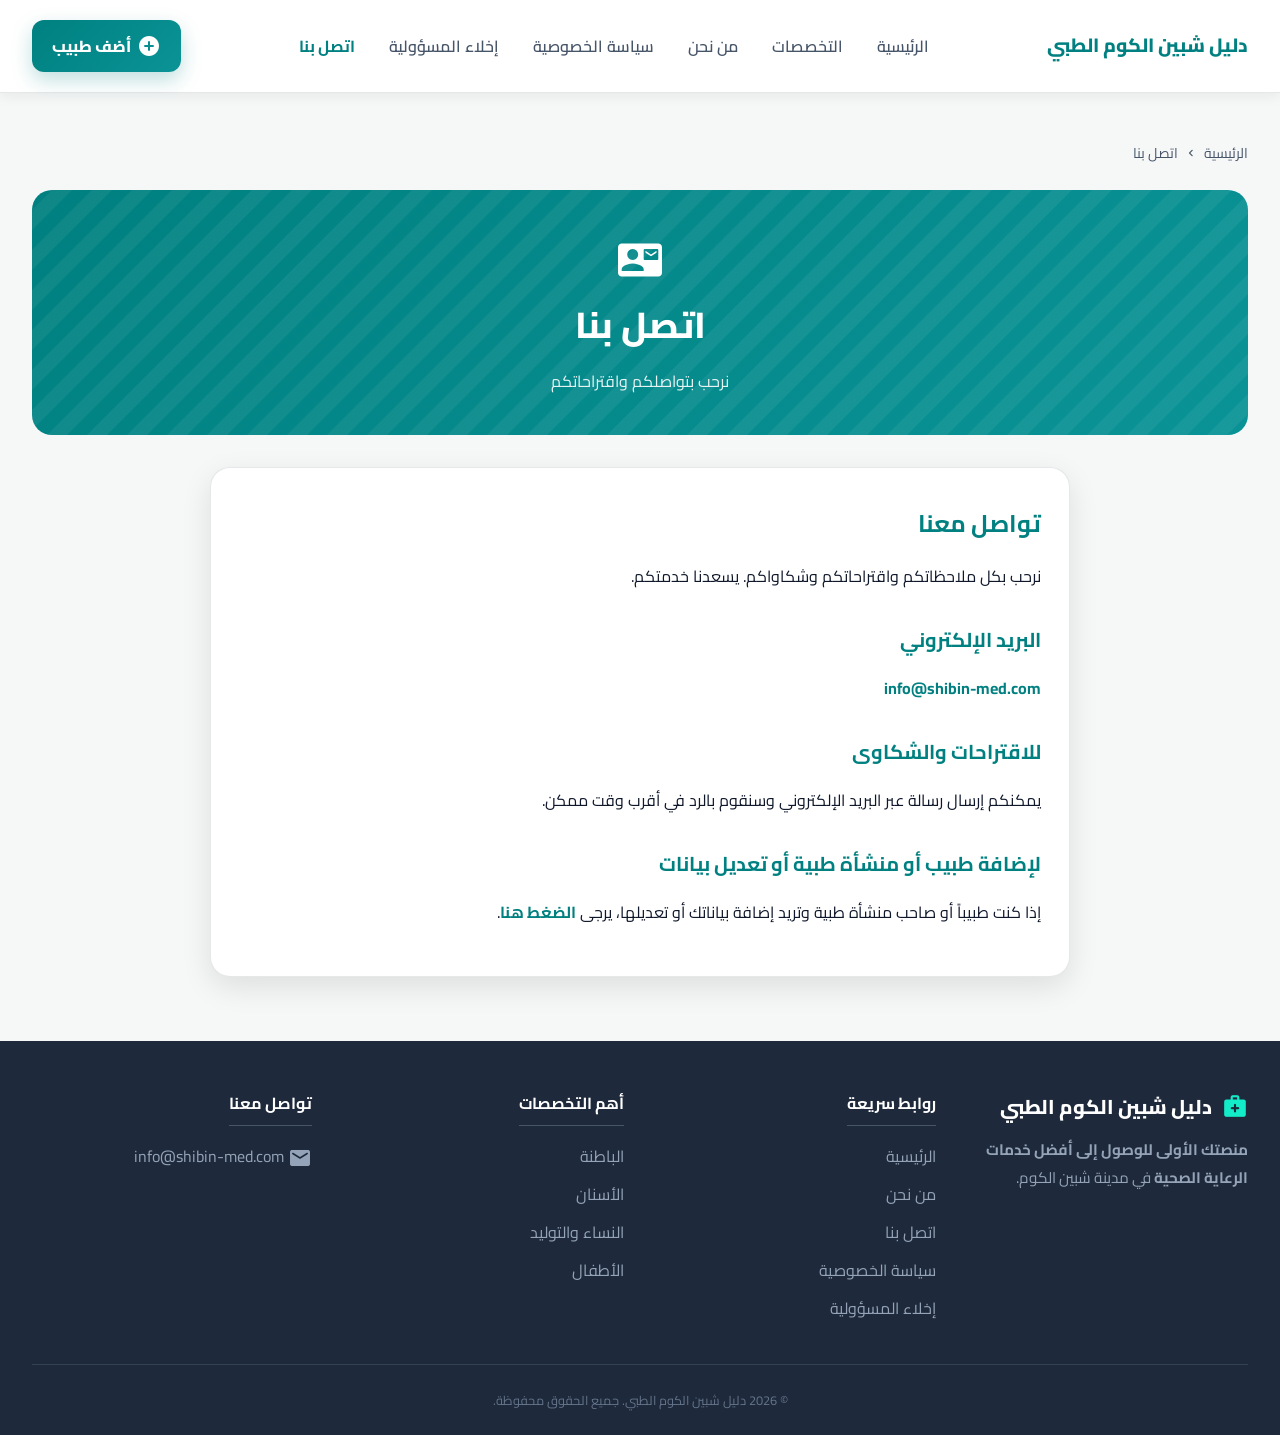
<file: contact.html>
<!DOCTYPE html>
<html lang="ar" dir="rtl">
<head>
  <meta charset="UTF-8">
  <meta name="viewport" content="width=device-width, initial-scale=1, shrink-to-fit=no">
  <title>اتصل بنا — دليل شبين الكوم الطبي</title>
  <meta name="description" content="تواصل معنا عبر البريد الإلكتروني أو وسائل التواصل الاجتماعي. نرحب بملاحظاتكم واقتراحاتكم.">
  <link rel="canonical" href="./contact.html">
  <link href="https://fonts.googleapis.com" rel="preconnect">
  <link crossorigin href="https://fonts.gstatic.com" rel="preconnect">
  <link href="https://fonts.googleapis.com/css2?family=Cairo:wght@300;400;600;700;800&display=swap" rel="stylesheet">
  <link href="https://fonts.googleapis.com/icon?family=Material+Icons+Round" rel="stylesheet">
  <link rel="stylesheet" href="./style.css">
</head>
<body class="smg-body smg-page">
  <header class="smg-header">
    <div class="smg-container smg-header-inner">
      <a class="smg-brand" href="./index.html"><span class="smg-brand-text">دليل شبين الكوم الطبي</span></a>
      <nav class="smg-nav" id="smgNav" aria-label="التنقل الرئيسي">
        <a href="./index.html">الرئيسية</a>
        <a href="./specialties.html">التخصصات</a>
        <a href="./about.html">من نحن</a>
        <a href="./privacy.html">سياسة الخصوصية</a>
        <a href="./disclaimer.html">إخلاء المسؤولية</a>
        <a href="./contact.html" class="active">اتصل بنا</a>
      </nav>
      <a class="smg-btn-add" href="./add-doctor.html"><span class="material-icons-round">add_circle</span> أضف طبيب</a>
      <button aria-label="القائمة" class="smg-mobile-menu-btn" id="smgMenuBtn" type="button"><span class="material-icons-round">menu</span></button>
    </div>
  </header>
  <div class="smg-mobile-overlay" id="smgMenuOverlay"></div>

  <div class="smg-static-wrap">
    <div class="smg-container">
      <nav class="smg-static-breadcrumb">
        <a href="./index.html">الرئيسية</a>
        <span class="material-icons-round" style="font-size:14px">chevron_left</span>
        <span>اتصل بنا</span>
      </nav>
      <div class="smg-static-hero">
        <span class="material-icons-round" style="font-size:44px;margin-bottom:12px;display:block">contact_mail</span>
        <h1>اتصل بنا</h1>
        <p>نرحب بتواصلكم واقتراحاتكم</p>
      </div>
      <div class="smg-static-content">
        <h1>تواصل معنا</h1>
        <p>نرحب بكل ملاحظاتكم واقتراحاتكم وشكاواكم. يسعدنا خدمتكم.</p>
        <h2>البريد الإلكتروني</h2>
        <p><a href="mailto:info@shibin-med.com" style="color:var(--brand-teal);font-weight:700">info@shibin-med.com</a></p>
        <h2>للاقتراحات والشكاوى</h2>
        <p>يمكنكم إرسال رسالة عبر البريد الإلكتروني وسنقوم بالرد في أقرب وقت ممكن.</p>
        <h2>لإضافة طبيب أو منشأة طبية أو تعديل بيانات</h2>
        <p>إذا كنت طبيباً أو صاحب منشأة طبية وتريد إضافة بياناتك أو تعديلها، يرجى <a href="./add-doctor.html" style="color:var(--brand-teal);font-weight:700">الضغط هنا</a>.</p>
      </div>
    </div>
  </div>

  <footer class="smg-footer">
    <div class="smg-container">
      <div class="smg-footer-grid">
        <div>
          <div class="smg-footer-brand"><span class="material-icons-round smg-footer-brand-ico">medical_services</span><span class="smg-footer-brand-text">دليل شبين الكوم الطبي</span></div>
          <p class="smg-footer-desc"><strong>منصتك الأولى للوصول إلى أفضل خدمات الرعاية الصحية</strong> في مدينة شبين الكوم.</p>
        </div>
        <div>
          <h4>روابط سريعة</h4>
          <ul>
            <li><a href="./index.html">الرئيسية</a></li>
            <li><a href="./about.html">من نحن</a></li>
            <li><a href="./contact.html">اتصل بنا</a></li>
            <li><a href="./privacy.html">سياسة الخصوصية</a></li>
            <li><a href="./disclaimer.html">إخلاء المسؤولية</a></li>
          </ul>
        </div>
        <div>
          <h4>أهم التخصصات</h4>
          <ul>
            <li><a href="./doctors.html?specialty=باطنة">الباطنة</a></li>
            <li><a href="./doctors.html?specialty=أسنان">الأسنان</a></li>
            <li><a href="./doctors.html?specialty=نساء وتوليد">النساء والتوليد</a></li>
            <li><a href="./doctors.html?specialty=أطفال">الأطفال</a></li>
          </ul>
        </div>
        <div>
          <h4>تواصل معنا</h4>
          <ul>
            <li><a href="mailto:info@shibin-med.com"><span class="material-icons-round" style="vertical-align:middle">email</span> info@shibin-med.com</a></li>
          </ul>
        </div>
      </div>
      <div class="smg-footer-copy">© 2026 دليل شبين الكوم الطبي. جميع الحقوق محفوظة.</div>
    </div>
  </footer>

  <script src="./app.js"></script>
</body>
</html>
</file>
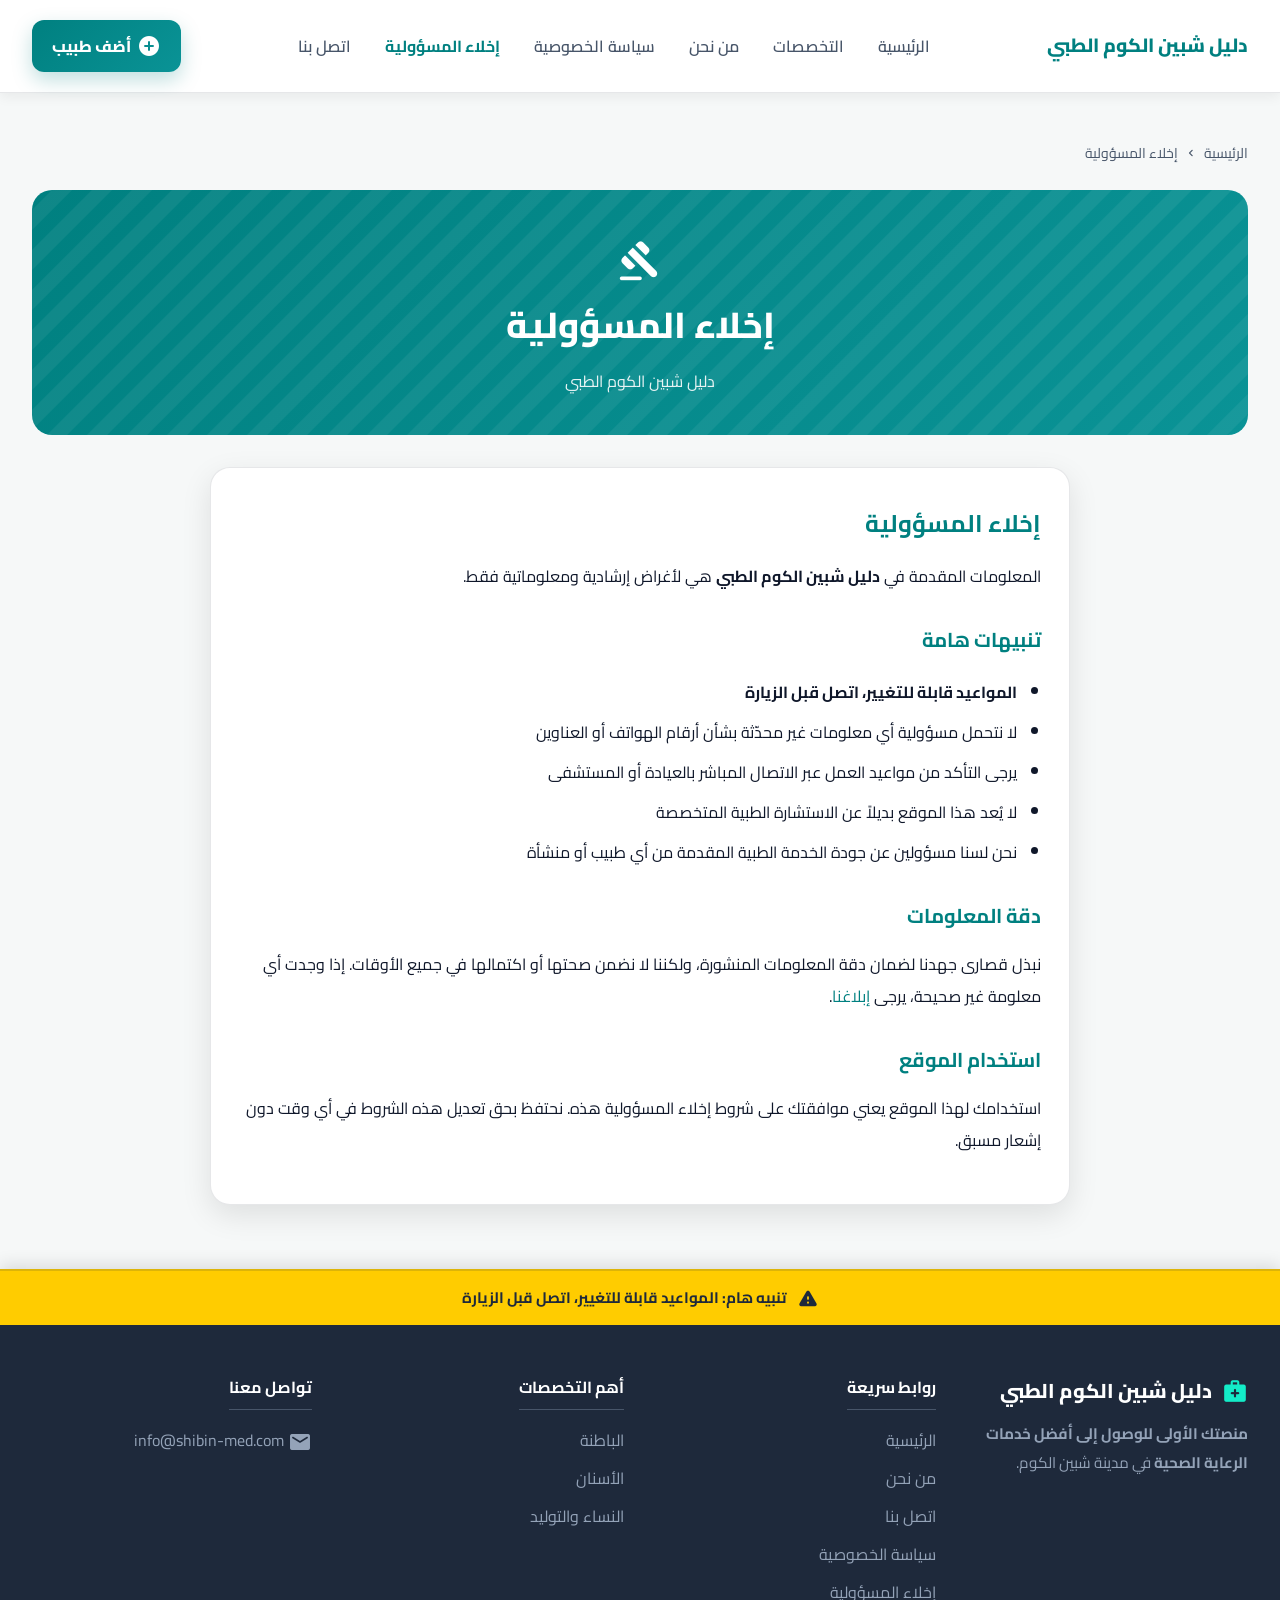
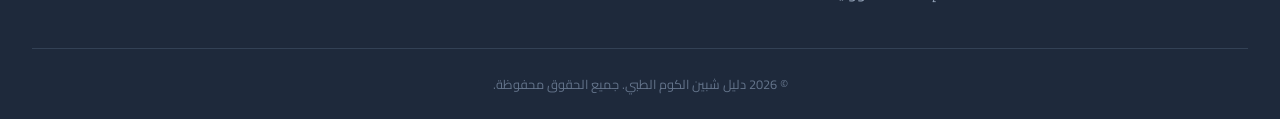
<file: disclaimer.html>
<!DOCTYPE html>
<html lang="ar" dir="rtl">
<head>
  <meta charset="UTF-8">
  <meta name="viewport" content="width=device-width, initial-scale=1, shrink-to-fit=no">
  <title>إخلاء المسؤولية — دليل شبين الكوم الطبي</title>
  <meta name="description" content="إخلاء المسؤولية لدليل شبين الكوم الطبي. المعلومات المقدمة هي لأغراض إرشادية فقط.">
  <link rel="canonical" href="./disclaimer.html">
  <link href="https://fonts.googleapis.com" rel="preconnect">
  <link crossorigin href="https://fonts.gstatic.com" rel="preconnect">
  <link href="https://fonts.googleapis.com/css2?family=Cairo:wght@300;400;600;700;800&display=swap" rel="stylesheet">
  <link href="https://fonts.googleapis.com/icon?family=Material+Icons+Round" rel="stylesheet">
  <link rel="stylesheet" href="./style.css">
</head>
<body class="smg-body smg-page">
  <header class="smg-header">
    <div class="smg-container smg-header-inner">
      <a class="smg-brand" href="./index.html"><span class="smg-brand-text">دليل شبين الكوم الطبي</span></a>
      <nav class="smg-nav" id="smgNav" aria-label="التنقل الرئيسي">
        <a href="./index.html">الرئيسية</a>
        <a href="./specialties.html">التخصصات</a>
        <a href="./about.html">من نحن</a>
        <a href="./privacy.html">سياسة الخصوصية</a>
        <a href="./disclaimer.html" class="active">إخلاء المسؤولية</a>
        <a href="./contact.html">اتصل بنا</a>
      </nav>
      <a class="smg-btn-add" href="./add-doctor.html"><span class="material-icons-round">add_circle</span> أضف طبيب</a>
      <button aria-label="القائمة" class="smg-mobile-menu-btn" id="smgMenuBtn" type="button"><span class="material-icons-round">menu</span></button>
    </div>
  </header>
  <div class="smg-mobile-overlay" id="smgMenuOverlay"></div>

  <div class="smg-static-wrap">
    <div class="smg-container">
      <nav class="smg-static-breadcrumb">
        <a href="./index.html">الرئيسية</a>
        <span class="material-icons-round" style="font-size:14px">chevron_left</span>
        <span>إخلاء المسؤولية</span>
      </nav>
      <div class="smg-static-hero">
        <span class="material-icons-round" style="font-size:44px;margin-bottom:12px;display:block">gavel</span>
        <h1>إخلاء المسؤولية</h1>
        <p>دليل شبين الكوم الطبي</p>
      </div>
      <div class="smg-static-content">
        <h1>إخلاء المسؤولية</h1>
        <p>المعلومات المقدمة في <strong>دليل شبين الكوم الطبي</strong> هي لأغراض إرشادية ومعلوماتية فقط.</p>
        <h2>تنبيهات هامة</h2>
        <ul>
          <li><strong>المواعيد قابلة للتغيير، اتصل قبل الزيارة</strong></li>
          <li>لا نتحمل مسؤولية أي معلومات غير محدّثة بشأن أرقام الهواتف أو العناوين</li>
          <li>يرجى التأكد من مواعيد العمل عبر الاتصال المباشر بالعيادة أو المستشفى</li>
          <li>لا يُعد هذا الموقع بديلاً عن الاستشارة الطبية المتخصصة</li>
          <li>نحن لسنا مسؤولين عن جودة الخدمة الطبية المقدمة من أي طبيب أو منشأة</li>
        </ul>
        <h2>دقة المعلومات</h2>
        <p>نبذل قصارى جهدنا لضمان دقة المعلومات المنشورة، ولكننا لا نضمن صحتها أو اكتمالها في جميع الأوقات. إذا وجدت أي معلومة غير صحيحة، يرجى <a href="./contact.html" style="color:var(--brand-teal)">إبلاغنا</a>.</p>
        <h2>استخدام الموقع</h2>
        <p>استخدامك لهذا الموقع يعني موافقتك على شروط إخلاء المسؤولية هذه. نحتفظ بحق تعديل هذه الشروط في أي وقت دون إشعار مسبق.</p>
      </div>
    </div>
  </div>

  <div class="smg-alert-bar" role="alert">
    <span class="material-icons-round">warning</span>
    <span>تنبيه هام: المواعيد قابلة للتغيير، اتصل قبل الزيارة</span>
  </div>

  <footer class="smg-footer">
    <div class="smg-container">
      <div class="smg-footer-grid">
        <div>
          <div class="smg-footer-brand"><span class="material-icons-round smg-footer-brand-ico">medical_services</span><span class="smg-footer-brand-text">دليل شبين الكوم الطبي</span></div>
          <p class="smg-footer-desc"><strong>منصتك الأولى للوصول إلى أفضل خدمات الرعاية الصحية</strong> في مدينة شبين الكوم.</p>
        </div>
        <div>
          <h4>روابط سريعة</h4>
          <ul>
            <li><a href="./index.html">الرئيسية</a></li>
            <li><a href="./about.html">من نحن</a></li>
            <li><a href="./contact.html">اتصل بنا</a></li>
            <li><a href="./privacy.html">سياسة الخصوصية</a></li>
            <li><a href="./disclaimer.html">إخلاء المسؤولية</a></li>
          </ul>
        </div>
        <div>
          <h4>أهم التخصصات</h4>
          <ul>
            <li><a href="./doctors.html?specialty=باطنة">الباطنة</a></li>
            <li><a href="./doctors.html?specialty=أسنان">الأسنان</a></li>
            <li><a href="./doctors.html?specialty=نساء وتوليد">النساء والتوليد</a></li>
          </ul>
        </div>
        <div>
          <h4>تواصل معنا</h4>
          <ul>
            <li><a href="mailto:info@shibin-med.com"><span class="material-icons-round" style="vertical-align:middle">email</span> info@shibin-med.com</a></li>
          </ul>
        </div>
      </div>
      <div class="smg-footer-copy">© 2026 دليل شبين الكوم الطبي. جميع الحقوق محفوظة.</div>
    </div>
  </footer>

  <script src="./app.js"></script>
</body>
</html>
</file>
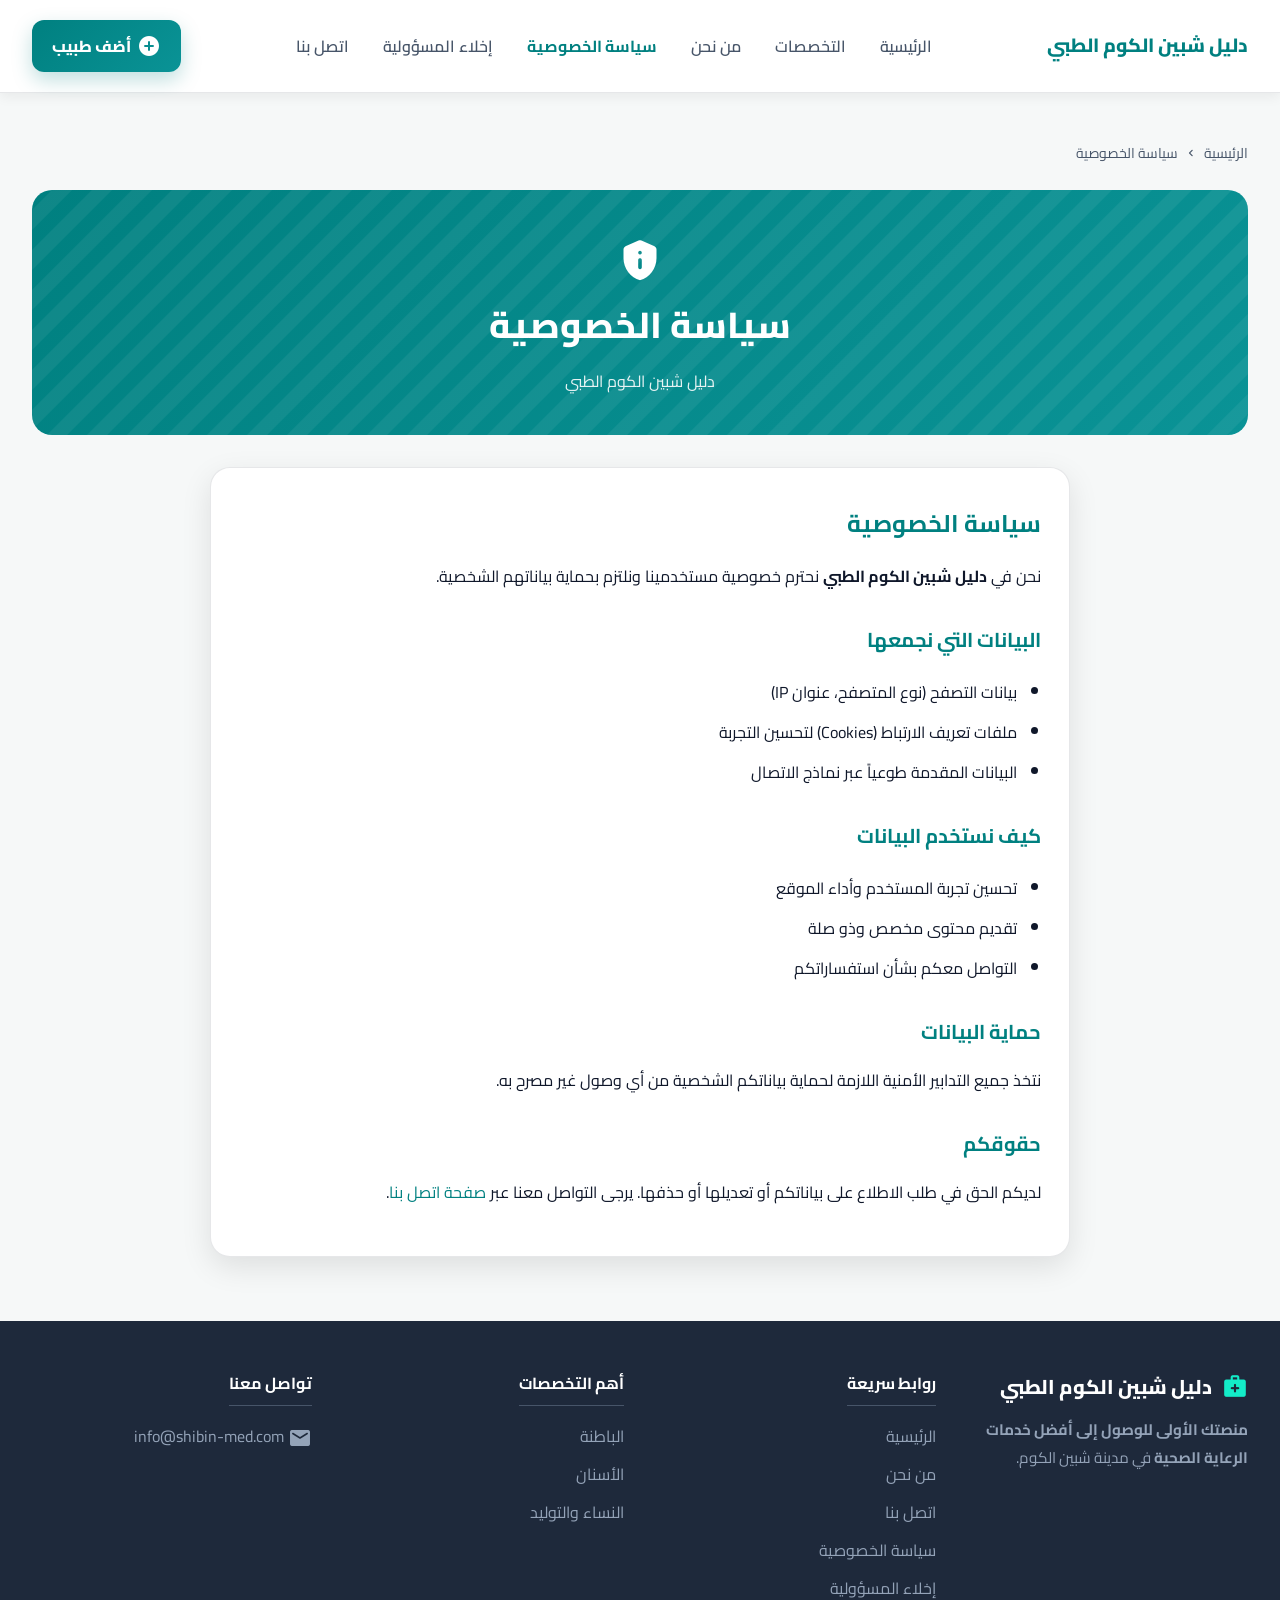
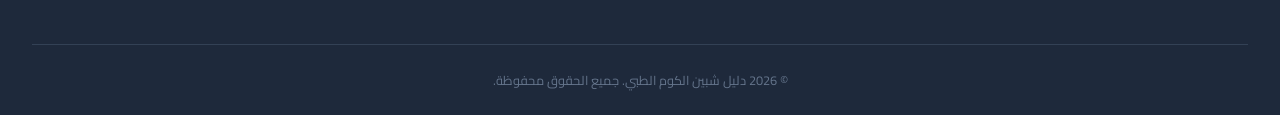
<file: privacy.html>
<!DOCTYPE html>
<html lang="ar" dir="rtl">
<head>
  <meta charset="UTF-8">
  <meta name="viewport" content="width=device-width, initial-scale=1, shrink-to-fit=no">
  <title>سياسة الخصوصية — دليل شبين الكوم الطبي</title>
  <meta name="description" content="سياسة الخصوصية لدليل شبين الكوم الطبي. نحترم خصوصية مستخدمينا ونلتزم بحماية بياناتهم.">
  <link rel="canonical" href="./privacy.html">
  <link href="https://fonts.googleapis.com" rel="preconnect">
  <link crossorigin href="https://fonts.gstatic.com" rel="preconnect">
  <link href="https://fonts.googleapis.com/css2?family=Cairo:wght@300;400;600;700;800&display=swap" rel="stylesheet">
  <link href="https://fonts.googleapis.com/icon?family=Material+Icons+Round" rel="stylesheet">
  <link rel="stylesheet" href="./style.css">
</head>
<body class="smg-body smg-page">
  <header class="smg-header">
    <div class="smg-container smg-header-inner">
      <a class="smg-brand" href="./index.html"><span class="smg-brand-text">دليل شبين الكوم الطبي</span></a>
      <nav class="smg-nav" id="smgNav" aria-label="التنقل الرئيسي">
        <a href="./index.html">الرئيسية</a>
        <a href="./specialties.html">التخصصات</a>
        <a href="./about.html">من نحن</a>
        <a href="./privacy.html" class="active">سياسة الخصوصية</a>
        <a href="./disclaimer.html">إخلاء المسؤولية</a>
        <a href="./contact.html">اتصل بنا</a>
      </nav>
      <a class="smg-btn-add" href="./add-doctor.html"><span class="material-icons-round">add_circle</span> أضف طبيب</a>
      <button aria-label="القائمة" class="smg-mobile-menu-btn" id="smgMenuBtn" type="button"><span class="material-icons-round">menu</span></button>
    </div>
  </header>
  <div class="smg-mobile-overlay" id="smgMenuOverlay"></div>

  <div class="smg-static-wrap">
    <div class="smg-container">
      <nav class="smg-static-breadcrumb">
        <a href="./index.html">الرئيسية</a>
        <span class="material-icons-round" style="font-size:14px">chevron_left</span>
        <span>سياسة الخصوصية</span>
      </nav>
      <div class="smg-static-hero">
        <span class="material-icons-round" style="font-size:44px;margin-bottom:12px;display:block">privacy_tip</span>
        <h1>سياسة الخصوصية</h1>
        <p>دليل شبين الكوم الطبي</p>
      </div>
      <div class="smg-static-content">
        <h1>سياسة الخصوصية</h1>
        <p>نحن في <strong>دليل شبين الكوم الطبي</strong> نحترم خصوصية مستخدمينا ونلتزم بحماية بياناتهم الشخصية.</p>
        <h2>البيانات التي نجمعها</h2>
        <ul>
          <li>بيانات التصفح (نوع المتصفح، عنوان IP)</li>
          <li>ملفات تعريف الارتباط (Cookies) لتحسين التجربة</li>
          <li>البيانات المقدمة طوعياً عبر نماذج الاتصال</li>
        </ul>
        <h2>كيف نستخدم البيانات</h2>
        <ul>
          <li>تحسين تجربة المستخدم وأداء الموقع</li>
          <li>تقديم محتوى مخصص وذو صلة</li>
          <li>التواصل معكم بشأن استفساراتكم</li>
        </ul>
        <h2>حماية البيانات</h2>
        <p>نتخذ جميع التدابير الأمنية اللازمة لحماية بياناتكم الشخصية من أي وصول غير مصرح به.</p>
        <h2>حقوقكم</h2>
        <p>لديكم الحق في طلب الاطلاع على بياناتكم أو تعديلها أو حذفها. يرجى التواصل معنا عبر <a href="./contact.html" style="color:var(--brand-teal)">صفحة اتصل بنا</a>.</p>
      </div>
    </div>
  </div>

  <footer class="smg-footer">
    <div class="smg-container">
      <div class="smg-footer-grid">
        <div>
          <div class="smg-footer-brand"><span class="material-icons-round smg-footer-brand-ico">medical_services</span><span class="smg-footer-brand-text">دليل شبين الكوم الطبي</span></div>
          <p class="smg-footer-desc"><strong>منصتك الأولى للوصول إلى أفضل خدمات الرعاية الصحية</strong> في مدينة شبين الكوم.</p>
        </div>
        <div>
          <h4>روابط سريعة</h4>
          <ul>
            <li><a href="./index.html">الرئيسية</a></li>
            <li><a href="./about.html">من نحن</a></li>
            <li><a href="./contact.html">اتصل بنا</a></li>
            <li><a href="./privacy.html">سياسة الخصوصية</a></li>
            <li><a href="./disclaimer.html">إخلاء المسؤولية</a></li>
          </ul>
        </div>
        <div>
          <h4>أهم التخصصات</h4>
          <ul>
            <li><a href="./doctors.html?specialty=باطنة">الباطنة</a></li>
            <li><a href="./doctors.html?specialty=أسنان">الأسنان</a></li>
            <li><a href="./doctors.html?specialty=نساء وتوليد">النساء والتوليد</a></li>
          </ul>
        </div>
        <div>
          <h4>تواصل معنا</h4>
          <ul>
            <li><a href="mailto:info@shibin-med.com"><span class="material-icons-round" style="vertical-align:middle">email</span> info@shibin-med.com</a></li>
          </ul>
        </div>
      </div>
      <div class="smg-footer-copy">© 2026 دليل شبين الكوم الطبي. جميع الحقوق محفوظة.</div>
    </div>
  </footer>

  <script src="./app.js"></script>
</body>
</html>
</file>
<file: style.css>
/* ============================================
   Shebin Medical Guide — RTL Teal Theme
   Extracted & consolidated from Blogger XML
   ============================================ */

/* ========== Design Tokens ========== */
:root {
  --brand-teal: #008080;
  --primary: #13ecc8;
  --primary-dark: #0fbfa2;
  --bg-light: #f6f8f8;
  --bg-dark: #10221f;
  --surface: #ffffff;
  --text: #0f172a;
  --muted: #475569;
  --border: rgba(15,23,42,.1);
  --radius: 16px;
  --radius-lg: 20px;
  --shadow: 0 10px 30px rgba(0,0,0,.1);
  --shadow-lg: 0 20px 50px rgba(0,0,0,.12);
  --alert-yellow: #ffcc00;
  --container: 1280px;
}

/* ========== Reset ========== */
* {
  box-sizing: border-box;
  -webkit-font-smoothing: antialiased;
  -moz-osx-font-smoothing: grayscale;
}
html {
  scroll-behavior: smooth;
  scroll-padding-top: 100px;
}
body {
  margin: 0;
  direction: rtl;
  font-family: 'Cairo', 'Public Sans', system-ui, sans-serif;
  background: var(--bg-light);
  color: var(--text);
  line-height: 1.75;
  min-height: 100vh;
  display: flex;
  flex-direction: column;
}
a {
  color: inherit;
  text-decoration: none;
  transition: color 0.3s ease, transform 0.2s ease;
}
a:hover { color: var(--brand-teal); }
img {
  max-width: 100%;
  height: auto;
  display: block;
}
.smg-container { max-width: var(--container); margin: 0 auto; padding: 0 16px; }
@media (min-width: 1024px) { .smg-container { padding: 0 32px; } }

/* ========== Header ========== */
.smg-header {
  position: relative;
  top: auto;
  z-index: 50;
  background: rgba(255,255,255,.95);
  border-bottom: 1px solid var(--border);
  box-shadow: 0 4px 12px rgba(0,0,0,.06);
  backdrop-filter: blur(8px);
}
.smg-header-inner {
  display: flex;
  align-items: center;
  justify-content: space-between;
  min-height: 92px;
  gap: 12px;
  flex-wrap: wrap;
}
.smg-brand {
  display: flex;
  align-items: center;
  gap: 8px;
  font-weight: 800;
  font-size: 1.2rem;
  color: var(--brand-teal);
}
.smg-nav { display: flex; align-items: center; gap: 6px; flex-wrap: wrap; }
.smg-nav a {
  padding: 10px 14px;
  border-radius: 12px;
  font-weight: 600;
  color: var(--muted);
  transition: color .2s, background .2s;
}
.smg-nav a:hover { color: var(--brand-teal); background: rgba(0,128,128,.08); }
.smg-nav a.active { color: var(--brand-teal); font-weight: 700; }
.smg-btn-add {
  display: inline-flex;
  align-items: center;
  gap: 6px;
  padding: 12px 20px;
  background: linear-gradient(135deg, var(--brand-teal) 0%, #0a9396 100%);
  color: #fff !important;
  font-weight: 800;
  border-radius: 12px;
  box-shadow: 0 8px 20px rgba(0,128,128,.25);
  transition: all .3s ease;
  position: relative;
  overflow: hidden;
}
.smg-btn-add::before {
  content: '';
  position: absolute;
  top: 50%;
  left: 50%;
  width: 0;
  height: 0;
  border-radius: 50%;
  background: rgba(255,255,255,0.2);
  transform: translate(-50%, -50%);
  transition: width 0.6s, height 0.6s;
}
.smg-btn-add:hover::before { width: 300px; height: 300px; }
.smg-btn-add:hover {
  transform: translateY(-2px);
  box-shadow: 0 12px 28px rgba(0,128,128,.35);
}
.smg-btn-add .mat-icon { font-size: 20px; }
.smg-mobile-menu-btn { display: none; }
.smg-mobile-overlay { display: none; }
@media (max-width: 768px) {
  .smg-nav {
    display: none;
    position: fixed;
    top: 0;
    right: 0;
    width: 280px;
    height: 100vh;
    background: #fff;
    flex-direction: column;
    padding: 72px 24px 24px;
    box-shadow: -4px 0 24px rgba(0,0,0,.12);
    z-index: 999;
    gap: 4px;
    overflow-y: auto;
  }
  .smg-nav.open { display: flex; }
  .smg-nav a { padding: 12px 16px; font-size: 1rem; }
  .smg-mobile-menu-btn {
    display: flex;
    align-items: center;
    justify-content: center;
    width: 42px;
    height: 42px;
    border: none;
    background: transparent;
    cursor: pointer;
    border-radius: 10px;
    color: var(--muted);
    font-size: 28px;
  }
  .smg-mobile-menu-btn:hover { background: rgba(0,128,128,.08); }
  .smg-mobile-overlay {
    display: none;
    position: fixed;
    inset: 0;
    background: rgba(0,0,0,.4);
    z-index: 998;
  }
  .smg-mobile-overlay.open { display: block; }
  .smg-header-inner { min-height: 72px; }
  .smg-brand { font-size: 1.1rem; }
  .smg-btn-add { padding: 10px 16px; font-size: 0.9rem; }
  .smg-btn-add .mat-icon { font-size: 18px; }
}
@media (max-width: 480px) {
  .smg-header-inner { min-height: 64px; padding: 8px 0; }
  .smg-brand { font-size: 1rem; }
  .smg-btn-add { padding: 8px 14px; font-size: 0.85rem; }
}

/* ========== Home: Hero ========== */
.smg-hero {
  position: relative;
  width: 100%;
  min-height: 480px;
  display: flex;
  align-items: center;
  justify-content: center;
  overflow: hidden;
  margin-top: -1px;
}
.smg-hero-bg {
  position: absolute;
  inset: 0;
  z-index: 0;
  background: linear-gradient(135deg, rgba(0,128,128,.85) 0%, rgba(0,128,128,.75) 100%);
}
.smg-hero-bg img { width: 100%; height: 100%; object-fit: cover; opacity: .4; }
.smg-hero-overlay {
  position: absolute;
  inset: 0;
  background: linear-gradient(to top, var(--bg-light) 0%, transparent 50%);
  opacity: .9;
}
.smg-hero-content {
  position: relative;
  z-index: 1;
  text-align: center;
  padding: 40px 16px 60px;
  max-width: 900px;
  margin: 0 auto;
}
.smg-hero-badge {
  display: inline-block;
  padding: 8px 18px;
  border-radius: 999px;
  background: rgba(255,255,255,.2);
  border: 1px solid rgba(255,255,255,.3);
  color: var(--primary);
  font-size: .875rem;
  font-weight: 700;
  margin-bottom: 16px;
  backdrop-filter: blur(10px);
  box-shadow: 0 4px 12px rgba(0,0,0,0.1);
  animation: badgePulse 3s ease-in-out infinite;
}
@keyframes badgePulse {
  0%, 100% { transform: scale(1); }
  50% { transform: scale(1.05); }
}
.smg-hero h1 {
  margin: 0 0 16px;
  font-size: clamp(1.75rem, 4vw, 3rem);
  font-weight: 800;
  color: #fff;
  line-height: 1.25;
  text-shadow: 0 2px 10px rgba(0,0,0,0.2);
}
.smg-hero h1 .highlight {
  color: var(--primary);
  position: relative;
  background: linear-gradient(120deg, var(--primary), #00ffcc);
  -webkit-background-clip: text;
  -webkit-text-fill-color: transparent;
  background-clip: text;
}
.smg-hero-desc {
  margin: 0 0 24px;
  color: rgba(255,255,255,.9);
  font-size: 1.05rem;
  max-width: 560px;
  margin-left: auto;
  margin-right: auto;
  line-height: 1.6;
}
@media (min-width: 640px) { .smg-hero-desc { font-size: 1.2rem; } }
.smg-search-bar {
  display: flex;
  flex-wrap: wrap;
  gap: 10px;
  align-items: center;
  background: var(--surface);
  padding: 10px;
  border-radius: 16px;
  box-shadow: var(--shadow-lg);
  max-width: 720px;
  margin: 0 auto;
}
.smg-search-bar input,
.smg-search-bar select {
  flex: 1;
  min-width: 140px;
  padding: 14px 16px;
  border: 1px solid var(--border);
  background: rgba(15,23,42,.04);
  border-radius: 12px;
  font-size: 1rem;
  color: var(--text);
  font-family: inherit;
}
.smg-search-bar input::placeholder { color: var(--muted); }
.smg-search-bar input { order: 1; }
.smg-search-bar select {
  cursor: pointer;
  appearance: none;
  -webkit-appearance: none;
  order: 2;
  padding-left: 44px;
  background-image: url("data:image/svg+xml,%3Csvg xmlns='http://www.w3.org/2000/svg' width='20' height='20' viewBox='0 0 24 24'%3E%3Cpath fill='rgba(15,23,42,0.65)' d='M7 10l5 5 5-5z'/%3E%3C/svg%3E");
  background-repeat: no-repeat;
  background-position: 14px 50%;
  background-size: 14px;
}
.smg-search-bar .smg-search-btn { order: 3; }
.smg-search-btn {
  padding: 14px 24px;
  background: linear-gradient(135deg, #22c55e 0%, #16a34a 100%);
  color: #fff;
  border: none;
  border-radius: 12px;
  font-weight: 800;
  cursor: pointer;
  display: inline-flex;
  align-items: center;
  gap: 8px;
  white-space: nowrap;
  box-shadow: 0 4px 12px rgba(34, 197, 94, 0.3);
  transition: all 0.3s ease;
  position: relative;
  overflow: hidden;
  font-family: inherit;
  font-size: 1rem;
}
.smg-search-btn::before {
  content: '';
  position: absolute;
  top: 0;
  left: -100%;
  width: 100%;
  height: 100%;
  background: linear-gradient(90deg, transparent, rgba(255,255,255,0.3), transparent);
  transition: left 0.5s;
}
.smg-search-btn:hover::before { left: 100%; }
.smg-search-btn:hover {
  transform: translateY(-2px);
  box-shadow: 0 6px 20px rgba(34, 197, 94, 0.4);
}
@media (max-width: 640px) {
  .smg-search-bar { flex-direction: column; align-items: stretch; }
  .smg-hero { min-height: 420px; }
}

/* ========== Home: Service categories ========== */
.smg-services-wrap { padding: 32px 0; position: relative; z-index: 2; margin-top: -40px; }
.smg-services-grid {
  display: grid;
  grid-template-columns: repeat(2, 1fr);
  gap: 16px;
}
@media (min-width: 640px) { .smg-services-grid { grid-template-columns: repeat(3, 1fr); } }
@media (min-width: 1024px) { .smg-services-grid { grid-template-columns: repeat(5, 1fr); } }
.smg-service-card {
  display: flex;
  flex-direction: column;
  align-items: center;
  text-align: center;
  padding: 20px 14px;
  background: var(--surface);
  border-radius: var(--radius-lg);
  box-shadow: var(--shadow);
  border: 1px solid transparent;
  transition: transform .2s, box-shadow .2s, border-color .2s;
}
@media (min-width: 640px) { .smg-service-card { padding: 24px 16px; } }
.smg-service-card:hover {
  transform: translateY(-4px);
  box-shadow: var(--shadow-lg);
  border-color: rgba(0,128,128,.2);
}
.smg-service-card.smg-emergency .smg-service-icon { background: rgba(239,68,68,.15); color: #dc2626; }
.smg-service-icon {
  width: 56px;
  height: 56px;
  border-radius: 50%;
  background: rgba(0,128,128,.12);
  color: var(--brand-teal);
  display: flex;
  align-items: center;
  justify-content: center;
  margin-bottom: 10px;
  font-size: 26px;
}
@media (min-width: 640px) {
  .smg-service-icon { width: 64px; height: 64px; margin-bottom: 12px; font-size: 28px; }
}
.smg-service-card h3 { margin: 0 0 4px; font-size: 1.05rem; font-weight: 700; color: var(--text); }
@media (min-width: 640px) { .smg-service-card h3 { font-size: 1.2rem; } }
.smg-service-card p { margin: 0; font-size: .875rem; color: var(--muted); }

/* ========== Home: CTA ========== */
.smg-section { padding: 40px 0; }
.smg-section-white { background: var(--surface); }
.smg-section-head {
  display: flex;
  flex-wrap: wrap;
  align-items: center;
  justify-content: space-between;
  gap: 16px;
  margin-bottom: 24px;
}
.smg-section-title { margin: 0; font-size: 1.5rem; font-weight: 800; color: var(--text); }
.smg-section-sub { margin: 4px 0 0; font-size: .95rem; color: var(--muted); }
.smg-spec-grid {
  display: grid;
  grid-template-columns: repeat(1, 1fr);
  gap: 16px;
}
@media (min-width: 480px) { .smg-spec-grid { grid-template-columns: repeat(2, 1fr); } }
@media (min-width: 768px) { .smg-spec-grid { grid-template-columns: repeat(4, 1fr); } }
.smg-spec-card {
  display: flex;
  align-items: center;
  gap: 16px;
  padding: 16px;
  background: #f1f5f9;
  border-radius: 12px;
  border: 1px solid var(--border);
  transition: border-color .2s;
}
.smg-spec-card:hover { border-color: rgba(0,128,128,.3); }
.smg-spec-card img { width: 64px; height: 64px; border-radius: 8px; object-fit: cover; }
.smg-spec-card h4 { margin: 0; font-size: 1rem; font-weight: 700; }
.smg-link-teal { color: var(--brand-teal); font-weight: 700; display: inline-flex; align-items: center; gap: 4px; }
.smg-cta-block {
  background: linear-gradient(135deg, var(--brand-teal) 0%, #0a9396 100%);
  color: #fff;
  padding: 40px 20px;
  text-align: center;
  position: relative;
  overflow: hidden;
}
.smg-cta-block::before {
  content: '';
  position: absolute;
  top: 0; left: 0; right: 0; bottom: 0;
  background: url("data:image/svg+xml,%3Csvg width='40' height='40' viewBox='0 0 40 40' xmlns='http://www.w3.org/2000/svg'%3E%3Cg fill='%23ffffff' fill-opacity='0.08' fill-rule='evenodd'%3E%3Cpath d='M0 40L40 0H20L0 20M40 40V20L20 40'/%3E%3C/g%3E%3C/svg%3E");
  opacity: 0.5;
}
.smg-cta-block > * { position: relative; z-index: 1; }
@media (min-width: 640px) { .smg-cta-block { padding: 48px 24px; } }
.smg-cta-block h2 { margin: 0 0 12px; font-size: 1.5rem; font-weight: 800; line-height: 1.3; }
@media (min-width: 640px) { .smg-cta-block h2 { font-size: 1.75rem; } }
.smg-cta-block p {
  margin: 0 0 20px;
  color: rgba(255,255,255,.9);
  font-size: 1.05rem;
  max-width: 560px;
  margin-left: auto;
  margin-right: auto;
  line-height: 1.6;
}
@media (min-width: 640px) { .smg-cta-block p { font-size: 1.2rem; margin-bottom: 24px; } }
.smg-cta-block .smg-btn-add { background: var(--primary); color: var(--bg-dark) !important; }
.smg-cta-block .mat-icon { font-size: 48px; opacity: .9; margin-bottom: 8px; }

/* ========== Alert bar ========== */
.smg-alert-bar {
  width: 100%;
  background: var(--alert-yellow);
  color: #1e293b;
  padding: 14px 16px;
  text-align: center;
  font-weight: 700;
  font-size: .95rem;
  box-shadow: 0 -4px 16px rgba(0,0,0,.12);
  display: flex;
  align-items: center;
  justify-content: center;
  gap: 10px;
  flex-shrink: 0;
  border-top: 2px solid rgba(30,41,59,.15);
}
.smg-alert-bar .material-icons-round {
  font-size: 22px;
  animation: pulse 2s ease-in-out infinite;
}
@keyframes pulse {
  0%, 100% { opacity: 1; }
  50% { opacity: 0.7; }
}

/* ========== Footer ========== */
.smg-footer {
  background: #1e293b;
  color: #cbd5e1;
  padding: 40px 0 24px;
  margin-top: auto;
}
@media (min-width: 640px) { .smg-footer { padding: 48px 0 24px; } }
.smg-footer-grid {
  display: grid;
  grid-template-columns: 1fr;
  gap: 28px;
  margin-bottom: 28px;
}
@media (min-width: 640px) { .smg-footer-grid { grid-template-columns: repeat(2, 1fr); gap: 32px; margin-bottom: 32px; } }
@media (min-width: 1024px) { .smg-footer-grid { grid-template-columns: repeat(4, 1fr); } }
.smg-footer-brand { display: flex; align-items: center; gap: 10px; margin-bottom: 12px; }
.smg-footer-brand-ico { font-size: 26px; color: var(--primary); }
.smg-footer-brand-text { font-size: 1.25rem; font-weight: 800; color: #fff; }
.smg-footer-desc { margin: 0 0 16px; font-size: .95rem; line-height: 1.9; color: #94a3b8; max-width: 60ch; }
.smg-footer-social { display: flex; gap: 12px; }
.smg-footer-social a {
  width: 40px;
  height: 40px;
  border-radius: 50%;
  background: #334155;
  display: flex;
  align-items: center;
  justify-content: center;
  color: #cbd5e1;
  transition: background .2s, color .2s;
}
.smg-footer-social a:hover { background: var(--brand-teal); color: #fff; }
.smg-footer h4 {
  margin: 0 0 16px;
  font-size: 1rem;
  font-weight: 700;
  color: #fff;
  padding-bottom: 8px;
  border-bottom: 1px solid #475569;
  display: inline-block;
}
.smg-footer ul { list-style: none; margin: 0; padding: 0; }
.smg-footer ul li { margin-bottom: 10px; }
.smg-footer ul a { color: #94a3b8; transition: color .2s; }
.smg-footer ul a:hover { color: var(--primary); }
.smg-footer-copy {
  text-align: center;
  padding-top: 24px;
  border-top: 1px solid #334155;
  font-size: .8rem;
  color: #64748b;
}

/* ========== Specialties page ========== */
.smg-spec-page-header {
  background: linear-gradient(135deg, #008080 0%, #0a9396 50%, #00b4b4 100%);
  color: #fff;
  padding: 64px 24px 56px;
  text-align: center;
  position: relative;
  overflow: hidden;
  box-shadow: 0 8px 24px rgba(0,128,128,0.2);
}
.smg-spec-page-header::before {
  content: '';
  position: absolute;
  top: 0; left: 0; right: 0; bottom: 0;
  background: url("data:image/svg+xml,%3Csvg width='60' height='60' viewBox='0 0 60 60' xmlns='http://www.w3.org/2000/svg'%3E%3Cg fill='none' fill-rule='evenodd'%3E%3Cg fill='%23ffffff' fill-opacity='0.07'%3E%3Cpath d='M36 34v-4h-2v4h-4v2h4v4h2v-4h4v-2h-4zm0-30V0h-2v4h-4v2h4v4h2V6h4V4h-4zM6 34v-4H4v4H0v2h4v4h2v-4h4v-2H6zM6 4V0H4v4H0v2h4v4h2V6h4V4H6z'/%3E%3C/g%3E%3C/g%3E%3C/svg%3E");
  opacity: 0.4;
  z-index: 0;
  animation: patternMove 20s linear infinite;
}
@keyframes patternMove {
  0% { transform: translate(0, 0); }
  100% { transform: translate(60px, 60px); }
}
.smg-spec-page-header::after {
  content: '';
  position: absolute;
  bottom: 0; left: 0; right: 0;
  height: 60px;
  background: linear-gradient(to top, var(--bg-light), transparent);
  z-index: 1;
}
.smg-spec-page-header > * { position: relative; z-index: 2; }
.smg-spec-page-header h1 {
  margin: 0 0 20px;
  font-size: clamp(1.9rem, 4vw, 2.75rem);
  font-weight: 900;
  text-shadow: 0 3px 12px rgba(0,0,0,0.2);
  line-height: 1.2;
  letter-spacing: -0.02em;
}
.smg-spec-page-header p {
  margin: 0 auto;
  font-size: 1.15rem;
  color: rgba(255,255,255,.96);
  max-width: 750px;
  line-height: 1.7;
  font-weight: 500;
  text-shadow: 0 2px 8px rgba(0,0,0,0.15);
}
@media (min-width: 640px) {
  .smg-spec-page-header { padding: 72px 24px 64px; }
  .smg-spec-page-header p { font-size: 1.3rem; }
}

/* Stats Bar */
.smg-spec-stats-bar {
  background: #ffffff;
  padding: 24px 0;
  border-bottom: 1px solid #e2e8f0;
  box-shadow: 0 4px 12px rgba(0,0,0,0.04);
}
.smg-spec-stats {
  display: grid;
  grid-template-columns: 1fr;
  gap: 20px;
}
@media (min-width: 640px) { .smg-spec-stats { grid-template-columns: repeat(3, 1fr); gap: 32px; } }
.stat-item {
  display: flex;
  align-items: center;
  gap: 14px;
  padding: 16px;
  background: #f8fafc;
  border-radius: 12px;
  border: 1px solid #e2e8f0;
  transition: all 0.3s ease;
}
.stat-item:hover {
  background: #f0f9ff;
  border-color: var(--brand-teal);
  transform: translateY(-2px);
  box-shadow: 0 4px 12px rgba(0,128,128,0.1);
}
.stat-item .material-icons-round {
  font-size: 32px;
  color: var(--brand-teal);
  background: rgba(0,128,128,0.1);
  padding: 10px;
  border-radius: 10px;
}
.stat-content { display: flex; flex-direction: column; gap: 2px; }
.stat-content strong { font-size: 1.1rem; font-weight: 800; color: var(--text); line-height: 1.2; }
.stat-content span { font-size: 0.85rem; color: var(--muted); line-height: 1.3; }

/* Specialties Grid */
.smg-spec-page-grid {
  display: grid;
  grid-template-columns: repeat(2, 1fr);
  gap: 20px;
  padding: 48px 0;
}
@media (min-width: 640px) { .smg-spec-page-grid { grid-template-columns: repeat(3, 1fr); gap: 24px; } }
@media (min-width: 1024px) { .smg-spec-page-grid { grid-template-columns: repeat(4, 1fr); gap: 28px; } }
@media (min-width: 1280px) { .smg-spec-page-grid { grid-template-columns: repeat(5, 1fr); } }
.smg-spec-page-card {
  display: flex;
  flex-direction: column;
  align-items: center;
  justify-content: center;
  gap: 14px;
  padding: 28px 18px;
  min-height: 150px;
  background: #ffffff;
  border-radius: 16px;
  box-shadow: 0 4px 12px rgba(0,0,0,0.08), 0 1px 3px rgba(0,0,0,0.05);
  border: 2px solid #e2e8f0;
  transition: all 0.35s cubic-bezier(0.4, 0, 0.2, 1);
  text-decoration: none;
  color: var(--text);
  position: relative;
  overflow: hidden;
  animation: fadeInUp 0.5s ease-out backwards;
}
.smg-spec-page-card::before {
  content: '';
  position: absolute;
  top: 0; left: 0; right: 0;
  height: 4px;
  background: linear-gradient(90deg, var(--brand-teal), var(--primary));
  transform: scaleX(0);
  transform-origin: right;
  transition: transform 0.35s ease;
}
.smg-spec-page-card:hover::before {
  transform: scaleX(1);
  transform-origin: left;
}
@media (min-width: 640px) { .smg-spec-page-card { gap: 18px; padding: 32px 22px; min-height: 165px; } }
.smg-spec-page-card:hover {
  transform: translateY(-8px) scale(1.02);
  border-color: var(--brand-teal);
  box-shadow: 0 12px 28px rgba(0,128,128,0.15), 0 4px 12px rgba(0,128,128,0.08);
}
.smg-spec-page-card .ico-wrap {
  width: 72px;
  height: 72px;
  border-radius: 20px;
  display: flex;
  align-items: center;
  justify-content: center;
  flex-shrink: 0;
  transition: all 0.35s cubic-bezier(0.4, 0, 0.2, 1);
  position: relative;
  box-shadow: 0 4px 12px rgba(0,0,0,0.1);
}
.smg-spec-page-card:hover .ico-wrap {
  transform: scale(1.15) rotate(-5deg);
  box-shadow: 0 8px 20px rgba(0,0,0,0.15);
}
@media (min-width: 640px) { .smg-spec-page-card .ico-wrap { width: 84px; height: 84px; border-radius: 22px; } }
.smg-spec-page-card .smg-emoji {
  font-size: 34px;
  line-height: 1;
  transition: transform 0.3s ease;
}
.smg-spec-page-card:hover .smg-emoji { transform: scale(1.1); }
@media (min-width: 640px) { .smg-spec-page-card .smg-emoji { font-size: 40px; } }
.smg-spec-page-card h3 {
  margin: 0;
  font-size: 0.95rem;
  font-weight: 800;
  text-align: center;
  color: #1e293b;
  letter-spacing: -0.01em;
  line-height: 1.4;
  transition: color 0.3s ease;
}
.smg-spec-page-card:hover h3 { color: var(--brand-teal); }
@media (min-width: 640px) { .smg-spec-page-card h3 { font-size: 1.05rem; } }

/* Specialty card color variations */
.smg-spec-page-card:nth-child(5n+1) .ico-wrap { background: linear-gradient(135deg, #dbeafe 0%, #bfdbfe 100%); border: 2px solid #93c5fd; }
.smg-spec-page-card:nth-child(5n+1):hover .ico-wrap { background: linear-gradient(135deg, #3b82f6 0%, #2563eb 100%); border-color: #1d4ed8; }
.smg-spec-page-card:nth-child(5n+2) .ico-wrap { background: linear-gradient(135deg, #d1fae5 0%, #a7f3d0 100%); border: 2px solid #6ee7b7; }
.smg-spec-page-card:nth-child(5n+2):hover .ico-wrap { background: linear-gradient(135deg, #10b981 0%, #059669 100%); border-color: #047857; }
.smg-spec-page-card:nth-child(5n+3) .ico-wrap { background: linear-gradient(135deg, #fed7aa 0%, #fdba74 100%); border: 2px solid #fb923c; }
.smg-spec-page-card:nth-child(5n+3):hover .ico-wrap { background: linear-gradient(135deg, #f59e0b 0%, #d97706 100%); border-color: #b45309; }
.smg-spec-page-card:nth-child(5n+4) .ico-wrap { background: linear-gradient(135deg, #e9d5ff 0%, #d8b4fe 100%); border: 2px solid #c084fc; }
.smg-spec-page-card:nth-child(5n+4):hover .ico-wrap { background: linear-gradient(135deg, #a855f7 0%, #9333ea 100%); border-color: #7e22ce; }
.smg-spec-page-card:nth-child(5n+5) .ico-wrap { background: linear-gradient(135deg, #fce7f3 0%, #fbcfe8 100%); border: 2px solid #f9a8d4; }
.smg-spec-page-card:nth-child(5n+5):hover .ico-wrap { background: linear-gradient(135deg, #ec4899 0%, #db2777 100%); border-color: #be185d; }
.smg-spec-page-card:hover .smg-emoji { filter: brightness(1.2) saturate(1.3); }

@keyframes fadeInUp {
  from { opacity: 0; transform: translateY(20px); }
  to { opacity: 1; transform: translateY(0); }
}
.smg-spec-page-card:nth-child(1) { animation-delay: 0.05s; }
.smg-spec-page-card:nth-child(2) { animation-delay: 0.1s; }
.smg-spec-page-card:nth-child(3) { animation-delay: 0.15s; }
.smg-spec-page-card:nth-child(4) { animation-delay: 0.2s; }
.smg-spec-page-card:nth-child(5) { animation-delay: 0.25s; }

/* ========== Doctors (search) page ========== */
.smg-doctors-wrap {
  padding: 32px 0 48px;
  background: linear-gradient(175deg,
    rgba(0,128,128,.06) 0%,
    rgba(240,249,248,.8) 25%,
    #f6f8f8 60%,
    #ffffff 100%);
  min-height: 60vh;
}
.smg-doctors-title-wrap { margin-bottom: 24px; }
.smg-doctors-title-wrap h1 {
  margin: 0 0 8px;
  font-size: clamp(1.5rem, 3vw, 2.5rem);
  font-weight: 800;
  color: var(--text);
  position: relative;
  display: inline-block;
}
.smg-doctors-title-wrap h1::after {
  content: "";
  position: absolute;
  bottom: -4px;
  right: 0;
  width: 50%;
  height: 4px;
  background: linear-gradient(90deg, var(--brand-teal), transparent);
  border-radius: 2px;
  animation: lineGrow 0.8s ease-out;
}
@keyframes lineGrow {
  from { width: 0; opacity: 0; }
  to { width: 50%; opacity: 1; }
}
.smg-doctors-title-wrap p { margin: 0; color: var(--muted); font-size: 1rem; }
.smg-doctors-layout { display: flex; flex-direction: column; gap: 24px; }
@media (min-width: 1024px) { .smg-doctors-layout { flex-direction: row; } }
.smg-doctors-sidebar { width: 100%; flex-shrink: 0; }
@media (min-width: 1024px) { .smg-doctors-sidebar { width: 280px; } }
.smg-filter-card {
  background: var(--surface);
  border-radius: var(--radius-lg);
  box-shadow: var(--shadow);
  border: 1px solid var(--border);
  overflow: hidden;
  padding: 20px;
}
.smg-filter-card h3 { margin: 0 0 16px; font-size: 1.2rem; font-weight: 700; display: flex; align-items: center; gap: 8px; }
.smg-filter-card label { display: block; font-size: .875rem; font-weight: 700; margin-bottom: 8px; color: var(--text); }
.smg-filter-card input,
.smg-filter-card select {
  width: 100%;
  padding: 10px 12px;
  border: 1px solid var(--border);
  border-radius: 8px;
  background: #f8fafc;
  font-size: .9rem;
  margin-bottom: 16px;
  font-family: inherit;
}
.smg-filter-card .radio-group { display: flex; gap: 16px; margin-bottom: 16px; }
.smg-filter-card .radio-group label { display: inline-flex; align-items: center; gap: 6px; margin: 0; cursor: pointer; }
.smg-filter-card button[type="submit"] {
  width: 100%;
  padding: 12px;
  background: var(--brand-teal);
  color: #fff;
  border: none;
  border-radius: 10px;
  font-weight: 700;
  cursor: pointer;
  font-family: inherit;
  font-size: .95rem;
}
.smg-filter-card button[type="submit"]:hover { filter: brightness(1.1); }

/* Doctors Grid */
.smg-doctors-grid {
  display: grid;
  grid-template-columns: 1fr;
  gap: 24px;
  flex: 1;
}
@media (min-width: 640px) { .smg-doctors-grid { grid-template-columns: repeat(2, 1fr); } }
@media (min-width: 1024px) { .smg-doctors-grid { grid-template-columns: repeat(3, 1fr); } }
.smg-doctor-card {
  background: linear-gradient(160deg, #ffffff 0%, #f7fffe 60%, #f0faf9 100%);
  border-radius: 18px;
  box-shadow: 0 2px 6px rgba(0,0,0,.06), 0 8px 24px rgba(0,128,128,.07);
  border: 1px solid rgba(0,128,128,.13);
  overflow: hidden;
  transition: transform .25s cubic-bezier(.22,1,.36,1), box-shadow .25s, border-color .25s;
  display: flex;
  flex-direction: column;
  will-change: transform;
  text-decoration: none;
  color: var(--text);
}
@media (hover: hover) and (pointer: fine) {
  .smg-doctor-card:hover {
    transform: translateY(-7px);
    box-shadow: 0 4px 12px rgba(0,0,0,.07), 0 18px 44px rgba(0,128,128,.15);
    border-color: rgba(0,128,128,.28);
  }
}
.smg-doctor-card-img-wrap {
  position: relative;
  aspect-ratio: 4 / 3;
  width: 100%;
  min-height: 160px;
  background: linear-gradient(135deg, #e0f2f1 0%, #f1f5f9 100%);
  overflow: hidden;
}
.smg-doctor-card-img-wrap img {
  width: 100%;
  height: 100%;
  object-fit: cover;
  display: block;
  image-rendering: auto;
}
.smg-doctor-card-body { padding: 20px; flex: 1; display: flex; flex-direction: column; }
.smg-doctor-card-body h3 { margin: 0 0 4px; font-size: 1.2rem; font-weight: 700; }
.smg-doctor-card-body .spec { color: var(--brand-teal); font-size: .9rem; font-weight: 600; margin-bottom: 12px; }
.smg-doctor-card-body .location { font-size: .875rem; color: var(--muted); display: flex; align-items: flex-start; gap: 6px; margin-bottom: 16px; }
.smg-doctor-card-body .smg-btn-detail {
  margin-top: auto;
  display: flex;
  align-items: center;
  justify-content: center;
  gap: 8px;
  padding: 10px 16px;
  background: var(--brand-teal);
  color: #fff;
  border-radius: 10px;
  font-weight: 700;
  font-size: .9rem;
  border: none;
  cursor: pointer;
  width: 100%;
  text-decoration: none;
}
.smg-doctor-card-body .smg-btn-detail:hover { filter: brightness(1.05); }

/* Pagination */
.smg-pagination { display: flex; align-items: center; justify-content: center; gap: 8px; margin-top: 32px; flex-wrap: wrap; }
.smg-pagination a,
.smg-pagination span {
  width: 40px;
  height: 40px;
  display: flex;
  align-items: center;
  justify-content: center;
  border-radius: 8px;
  border: 1px solid var(--border);
  font-weight: 600;
  color: var(--text);
  background: var(--surface);
  text-decoration: none;
  cursor: pointer;
}
.smg-pagination a:hover { background: #f1f5f9; color: var(--brand-teal); }
.smg-pagination .current { background: var(--brand-teal); color: #fff; border-color: var(--brand-teal); }

/* ========== Doctor profile page ========== */
.smg-doctor-post { padding: 24px 0 48px; }
.smg-breadcrumb { margin-bottom: 24px; font-size: .875rem; color: var(--muted); display: flex; align-items: center; gap: 6px; flex-wrap: wrap; }
.smg-breadcrumb a { color: var(--muted); display: inline-flex; align-items: center; gap: 4px; }
.smg-breadcrumb a:hover { color: var(--brand-teal); }
.smg-dp-main { display: flex; flex-direction: column; gap: 20px; max-width: 860px; margin: 0 auto; }
.smg-dp-card {
  background: linear-gradient(135deg, #ffffff 0%, #f8fdfc 100%);
  border-radius: 16px;
  padding: 24px;
  box-shadow: 0 4px 16px rgba(0,0,0,.06), 0 1px 3px rgba(0,128,128,.04);
  border: 1px solid rgba(0,128,128,.1);
}
.smg-dp-profile { display: flex; gap: 20px; align-items: flex-start; }
@media (max-width: 639px) {
  .smg-dp-profile { flex-direction: column; align-items: center; text-align: center; }
  .smg-dp-info { align-items: center; }
  .smg-doctor-tags { justify-content: center; }
}
.smg-dp-avatar {
  width: 120px;
  height: 120px;
  border-radius: 50%;
  overflow: hidden;
  flex-shrink: 0;
  background: linear-gradient(135deg, #008080, #0fbfa2);
  padding: 3px;
  box-shadow: 0 6px 20px rgba(0,128,128,.2), 0 0 0 4px rgba(0,128,128,.08);
}
.smg-dp-avatar img, .smg-dp-avatar > div { border-radius: 50%; }
.smg-dp-info { flex: 1; }
.smg-dp-info-row { display: grid; gap: 16px; }
@media (min-width: 640px) { .smg-dp-info-row { grid-template-columns: repeat(2, 1fr); } }
@media (min-width: 1024px) { .smg-dp-info-row { grid-template-columns: repeat(3, 1fr); } }
.smg-dp-info-item {
  background: #fff;
  border-radius: 16px;
  padding: 20px;
  box-shadow: 0 4px 16px rgba(0,0,0,.06);
  border: 1px solid rgba(15,23,42,.08);
  display: flex;
  gap: 14px;
}
.smg-dp-info-item .ico-box {
  width: 40px;
  height: 40px;
  border-radius: 10px;
  flex-shrink: 0;
  display: flex;
  align-items: center;
  justify-content: center;
}
.smg-dp-info-item .ico-box.blue { background: #dbeafe; color: #2563eb; }
.smg-dp-info-item .ico-box.red { background: #fee2e2; color: #dc2626; }
.smg-dp-info-item .ico-box.amber { background: #fef3c7; color: #d97706; }
.smg-dp-info-item h4 { margin: 0 0 6px; font-size: 1rem; font-weight: 700; color: #1e293b; }
.smg-dp-info-item p { margin: 0; font-size: .9rem; color: #64748b; line-height: 1.7; }

/* Booking */
.smg-dp-booking {
  background: linear-gradient(135deg, #ffffff 0%, #f0fdfa 100%);
  border-radius: 16px;
  padding: 24px;
  box-shadow: 0 6px 24px rgba(0,128,128,.08), 0 1px 3px rgba(0,128,128,.04);
  border: 1px solid rgba(0,128,128,.12);
}
.smg-booking-body { display: grid; gap: 10px; }
@media (min-width: 640px) { .smg-dp-booking .smg-booking-body { grid-template-columns: 1fr 1fr; align-items: start; } }
.smg-dp-phone-row {
  display: flex;
  align-items: center;
  gap: 12px;
  padding: 12px 16px;
  background: #f8fafc;
  border-radius: 12px;
  margin-bottom: 10px;
  border: 1px solid rgba(15,23,42,.08);
  text-decoration: none;
  color: #1e293b;
  transition: border-color .2s;
  max-width: 480px;
  margin-left: auto;
  margin-right: auto;
  width: 100%;
}
.smg-dp-phone-row:hover { border-color: #008080; box-shadow: 0 2px 8px rgba(0,128,128,.1); }
.smg-dp-phone-ico {
  width: 36px;
  height: 36px;
  border-radius: 50%;
  background: #fff;
  display: flex;
  align-items: center;
  justify-content: center;
  color: #008080;
  box-shadow: 0 2px 8px rgba(0,0,0,.06);
  flex-shrink: 0;
}
.smg-dp-btn-call {
  display: flex;
  align-items: center;
  justify-content: center;
  gap: 8px;
  padding: 14px;
  background: #008080;
  color: #fff !important;
  font-weight: 700;
  border-radius: 12px;
  text-decoration: none;
  font-size: 1rem;
  box-shadow: 0 4px 16px rgba(0,128,128,.25);
  transition: all .2s;
}
.smg-dp-btn-call:hover { background: #006d6d; transform: translateY(-2px); }
.smg-dp-btn-copy, .smg-dp-btn-share {
  display: flex;
  align-items: center;
  justify-content: center;
  gap: 8px;
  padding: 12px;
  background: #fff;
  color: #475569;
  font-weight: 700;
  border-radius: 12px;
  border: 2px solid #e2e8f0;
  cursor: pointer;
  font-size: .95rem;
  font-family: inherit;
  transition: all .2s;
}
.smg-dp-btn-copy:hover, .smg-dp-btn-share:hover { border-color: #008080; color: #008080; }
.smg-dp-share-ico {
  width: 40px;
  height: 40px;
  border-radius: 50%;
  background: #f1f5f9;
  display: inline-flex;
  align-items: center;
  justify-content: center;
  color: #475569;
  transition: all .2s;
  text-decoration: none;
}
.smg-dp-share-ico:hover { background: #008080; color: #fff; }
.smg-doctor-tags { display: flex; flex-wrap: wrap; gap: 8px; margin-bottom: 14px; }
.smg-doctor-tags span {
  padding: 6px 14px;
  border-radius: 8px;
  background: #f0fdfa;
  border: 1px solid #99f6e4;
  color: #008080;
  font-size: .85rem;
  font-weight: 600;
}
.smg-dp-profile-actions { width: 100%; }
.smg-dp-profile-actions .smg-dp-btn-call { padding: 12px 8px; font-size: .9rem; }
.smg-dp-profile-actions .smg-dp-btn-copy, .smg-dp-profile-actions .smg-dp-btn-share { padding: 10px 8px; font-size: .85rem; }
@media (max-width: 639px) { .smg-dp-profile-actions { grid-template-columns: repeat(3, 1fr) !important; } }
@media (max-width: 380px) {
  .smg-dp-profile-actions .smg-dp-btn-call,
  .smg-dp-profile-actions .smg-dp-btn-copy,
  .smg-dp-profile-actions .smg-dp-btn-share { font-size: .75rem; padding: 10px 4px; gap: 4px; }
  .smg-dp-profile-actions .material-icons-round { font-size: 16px !important; }
}

/* Hours Alert */
.smg-hours-alert {
  display: flex;
  align-items: flex-start;
  gap: 12px;
  padding: 16px 20px;
  background: #fffbeb;
  border: 1px solid #fde68a;
  border-radius: 12px;
  margin-top: 16px;
}
.smg-hours-alert .ico { color: #d97706; font-size: 22px; flex-shrink: 0; }
.smg-hours-alert p { margin: 0; font-size: .9rem; color: #78350f; font-weight: 600; line-height: 1.6; }

/* No results */
.no-results { padding: 40px 20px; text-align: center; color: var(--muted); }

/* ========== Static pages ========== */
.smg-static-wrap { padding: 48px 0 64px; }
.smg-static-breadcrumb {
  font-size: .875rem;
  color: var(--muted);
  margin-bottom: 24px;
  display: flex;
  align-items: center;
  gap: 6px;
  flex-wrap: wrap;
}
.smg-static-breadcrumb a { color: var(--muted); }
.smg-static-breadcrumb a:hover { color: var(--brand-teal); }
.smg-static-hero {
  background: linear-gradient(135deg, var(--brand-teal) 0%, #0a9396 100%);
  color: #fff;
  padding: 48px 24px 40px;
  border-radius: var(--radius-lg);
  margin-bottom: 32px;
  text-align: center;
  position: relative;
  overflow: hidden;
}
.smg-static-hero::before {
  content: '';
  position: absolute;
  inset: 0;
  background: url("data:image/svg+xml,%3Csvg width='40' height='40' viewBox='0 0 40 40' xmlns='http://www.w3.org/2000/svg'%3E%3Cg fill='%23ffffff' fill-opacity='0.06' fill-rule='evenodd'%3E%3Cpath d='M0 40L40 0H20L0 20M40 40V20L20 40'/%3E%3C/g%3E%3C/svg%3E");
}
.smg-static-hero > * { position: relative; z-index: 1; }
.smg-static-hero h1 { margin: 0 0 10px; font-size: clamp(1.5rem,3vw,2.25rem); font-weight: 800; }
.smg-static-hero p { margin: 0; opacity: .9; font-size: 1rem; }
.smg-static-content {
  background: var(--surface);
  border-radius: var(--radius-lg);
  box-shadow: var(--shadow);
  border: 1px solid var(--border);
  padding: 32px 28px;
  max-width: 860px;
  margin: 0 auto;
  font-size: 1rem;
  line-height: 2;
  color: var(--text);
}
.smg-static-content h1,.smg-static-content h2,.smg-static-content h3 {
  color: var(--brand-teal);
  margin-top: 28px;
  margin-bottom: 12px;
  font-weight: 700;
}
.smg-static-content h1 { font-size: 1.5rem; margin-top: 0; }
.smg-static-content h2 { font-size: 1.25rem; }
.smg-static-content p { margin: 0 0 16px; }
.smg-static-content ul,.smg-static-content ol { padding-right: 24px; margin-bottom: 16px; }
.smg-static-content li { margin-bottom: 8px; }

/* ========== Add Doctor page ========== */
.smg-add-doctor-wrap {
  min-height: 80vh;
  display: flex;
  align-items: center;
  justify-content: center;
  padding: 40px 16px;
  background-image: url("data:image/svg+xml,%3Csvg width='60' height='60' viewBox='0 0 60 60' xmlns='http://www.w3.org/2000/svg'%3E%3Cg fill='none' fill-rule='evenodd'%3E%3Cg fill='%23007bff' fill-opacity='0.04'%3E%3Cpath d='M36 34v-4h-2v4h-4v2h4v4h2v-4h4v-2h-4zm0-30V0h-2v4h-4v2h4v4h2V6h4V4h-4zM6 34v-4H4v4H0v2h4v4h2v-4h4v-2H6zM6 4V0H4v4H0v2h4v4h2V6h4V4H6z'/%3E%3C/g%3E%3C/g%3E%3C/svg%3E");
}
.smg-add-doctor-card {
  background: rgba(255,255,255,0.92);
  backdrop-filter: blur(20px);
  border: 1px solid rgba(255,255,255,0.5);
  box-shadow: 0 8px 40px rgba(31,38,135,.09);
  border-radius: 24px;
  width: 100%;
  max-width: 640px;
  overflow: hidden;
}
.smg-add-doctor-header {
  padding: 32px 32px 24px;
  text-align: center;
  border-bottom: 1px solid rgba(0,0,0,.06);
}
.smg-add-doctor-header h1 { margin: 0; font-size: 1.35rem; font-weight: 800; color: #0056b3; }
.smg-add-doctor-body { padding: 28px 32px 32px; }
.smg-add-doctor-section-title { font-size: 1.05rem; font-weight: 700; color: #1e293b; margin-bottom: 16px; }
.smg-add-doctor-list { list-style: none; margin: 0 0 28px; padding: 0; }
.smg-add-doctor-list li {
  display: flex;
  align-items: flex-start;
  gap: 10px;
  margin-bottom: 12px;
  font-size: .95rem;
  color: #475569;
  line-height: 1.6;
}
.smg-add-doctor-list li::before { content: '★'; color: #007bff; font-size: .85rem; margin-top: 2px; flex-shrink: 0; }
.smg-add-doctor-btns { display: flex; flex-wrap: wrap; gap: 12px; justify-content: center; }
.smg-add-doctor-btns .btn-primary {
  flex: 1;
  min-width: 180px;
  padding: 14px 24px;
  background: #007bff;
  color: #fff;
  border: none;
  border-radius: 14px;
  font-size: 1rem;
  font-weight: 700;
  cursor: pointer;
  text-align: center;
  text-decoration: none;
  transition: all .3s;
  box-shadow: 0 8px 20px rgba(0,123,255,.3);
  display: inline-block;
}
.smg-add-doctor-btns .btn-primary:hover { background: #0056b3; transform: translateY(-2px); }
.smg-add-doctor-btns .btn-secondary {
  flex: 1;
  min-width: 180px;
  padding: 14px 24px;
  background: #fff;
  color: #6c757d;
  border: 2px solid #e2e8f0;
  border-radius: 14px;
  font-size: 1rem;
  font-weight: 600;
  cursor: pointer;
  text-align: center;
  text-decoration: none;
  transition: all .3s;
  display: inline-block;
}
.smg-add-doctor-btns .btn-secondary:hover { background: #f8fafc; }
.smg-add-doctor-footer { padding: 12px; display: flex; justify-content: center; }
.smg-add-doctor-footer .dec { height: 5px; width: 48px; background: #e2e8f0; border-radius: 999px; }

/* ========== Utilities ========== */
.sr-only {
  position: absolute;
  width: 1px;
  height: 1px;
  padding: 0;
  margin: -1px;
  overflow: hidden;
  clip: rect(0,0,0,0);
  white-space: nowrap;
  border-width: 0;
}
.smg-loading {
  display: flex;
  align-items: center;
  justify-content: center;
  padding: 60px 20px;
  color: var(--muted);
  font-size: 1rem;
  gap: 10px;
}
.smg-loading::after {
  content: '';
  width: 24px;
  height: 24px;
  border: 3px solid var(--border);
  border-top-color: var(--brand-teal);
  border-radius: 50%;
  animation: spin .6s linear infinite;
}
@keyframes spin {
  to { transform: rotate(360deg); }
}

/* ========== Doctor Profile v2 (new design) ========== */
.smg-dp2-wrap {
  padding: 24px 0 56px;
  background: var(--bg-light);
}
.smg-dp2-main {
  display: flex;
  flex-direction: column;
  gap: 20px;
  max-width: 820px;
  margin: 0 auto;
}

/* Profile hero card */
.smg-dp2-hero {
  background: #fff;
  border-radius: 20px;
  padding: 28px;
  box-shadow: 0 4px 24px rgba(0,0,0,.07), 0 1px 3px rgba(0,128,128,.06);
  border: 1px solid rgba(0,128,128,.1);
}
.smg-dp2-hero-inner {
  display: flex;
  flex-direction: column;
  align-items: center;
  gap: 20px;
  text-align: center;
}
@media (min-width: 560px) {
  .smg-dp2-hero-inner {
    flex-direction: row;
    align-items: flex-start;
    text-align: right;
  }
}
.smg-dp2-avatar {
  width: 120px;
  height: 120px;
  min-width: 120px;
  border-radius: 50%;
  overflow: hidden;
  background: #e0f2fe;
  border: 3px solid #fff;
  box-shadow: 0 0 0 4px #93c5fd, 0 8px 24px rgba(0,128,128,.15);
  flex-shrink: 0;
}
@media (min-width: 560px) {
  .smg-dp2-avatar { width: 130px; height: 130px; min-width: 130px; }
}
.smg-dp2-avatar img { width: 100%; height: 100%; object-fit: cover; border-radius: 50%; }

.smg-dp2-meta { flex: 1; }
.smg-dp2-meta h1 {
  margin: 0 0 6px;
  font-size: clamp(1.5rem, 3vw, 1.9rem);
  font-weight: 900;
  color: #0f172a;
  line-height: 1.25;
}
.smg-dp2-subtitle {
  margin: 0 0 14px;
  color: var(--brand-teal);
  font-size: 1.05rem;
  font-weight: 600;
}
.smg-dp2-tags {
  display: flex;
  flex-wrap: wrap;
  gap: 8px;
  margin-bottom: 14px;
  justify-content: center;
}
@media (min-width: 560px) { .smg-dp2-tags { justify-content: flex-start; } }
.smg-dp2-tags span {
  padding: 5px 14px;
  border-radius: 8px;
  background: #f0fdfa;
  border: 1px solid #99f6e4;
  color: var(--brand-teal);
  font-size: .85rem;
  font-weight: 600;
}

/* Booking card */
.smg-dp2-booking {
  background: #fff;
  border-radius: 20px;
  padding: 24px;
  box-shadow: 0 6px 28px rgba(0,128,128,.08), 0 1px 4px rgba(0,128,128,.06);
  border: 1px solid rgba(0,128,128,.1);
}
.smg-dp2-booking-header {
  display: flex;
  align-items: center;
  gap: 12px;
  margin-bottom: 20px;
  padding-bottom: 16px;
  border-bottom: 1px solid rgba(15,23,42,.07);
}
.smg-dp2-booking-header .ico {
  width: 40px;
  height: 40px;
  border-radius: 10px;
  background: #f0fdf4;
  color: #16a34a;
  display: flex;
  align-items: center;
  justify-content: center;
  flex-shrink: 0;
}
.smg-dp2-booking-header h3 {
  margin: 0;
  font-size: 1.1rem;
  font-weight: 700;
  color: #1e293b;
}
.smg-dp2-booking-body {
  display: flex;
  flex-direction: column;
  gap: 16px;
}
@media (min-width: 640px) {
  .smg-dp2-booking-body {
    flex-direction: row;
    align-items: flex-start;
    gap: 20px;
  }
  .smg-dp2-phones-col { flex: 1 1 58%; }
  .smg-dp2-actions-col { flex: 1 1 38%; }
}

/* Phone rows */
.smg-dp2-phones-col { display: flex; flex-direction: column; gap: 10px; }
.smg-dp2-phone-row {
  display: flex;
  align-items: center;
  gap: 14px;
  padding: 14px 16px;
  background: #f8fafc;
  border-radius: 14px;
  border: 1px solid #e2e8f0;
  text-decoration: none;
  color: #1e293b;
  transition: border-color .2s, box-shadow .2s, background .2s;
  user-select: none;
  -webkit-user-select: none;
}
.smg-dp2-phone-row:hover {
  border-color: var(--brand-teal);
  background: #f0fdfa;
  box-shadow: 0 2px 10px rgba(0,128,128,.1);
}
.smg-dp2-phone-ico {
  width: 46px;
  height: 46px;
  border-radius: 50%;
  background: #fff;
  display: flex;
  align-items: center;
  justify-content: center;
  color: var(--brand-teal);
  box-shadow: 0 2px 8px rgba(0,0,0,.08);
  flex-shrink: 0;
  transition: background .2s, color .2s;
}
.smg-dp2-phone-row:hover .smg-dp2-phone-ico { background: var(--brand-teal); color: #fff; }
.smg-dp2-phone-info { flex: 1; min-width: 0; }
.smg-dp2-phone-label { font-size: .72rem; color: #94a3b8; margin-bottom: 2px; }
.smg-dp2-phone-number {
  font-weight: 800;
  font-size: 1.1rem;
  color: #1e293b;
  letter-spacing: .03em;
  direction: ltr;
  text-align: left;
}
.smg-dp2-no-phone { display: flex; align-items: center; gap: 8px; color: #94a3b8; font-size: .9rem; margin: 0; }

/* Action buttons */
.smg-dp2-actions-col { display: flex; flex-direction: column; gap: 10px; }
.smg-dp2-btn-call {
  display: flex;
  align-items: center;
  justify-content: center;
  gap: 10px;
  padding: 16px;
  background: var(--brand-teal);
  color: #fff !important;
  font-weight: 800;
  border-radius: 14px;
  font-size: 1.05rem;
  text-decoration: none;
  box-shadow: 0 6px 20px rgba(0,128,128,.25);
  transition: all .2s;
  min-height: 56px;
}
.smg-dp2-btn-call:hover { background: #006d6d; transform: translateY(-2px); box-shadow: 0 8px 24px rgba(0,128,128,.35); }
.smg-dp2-btn-copy {
  display: flex;
  align-items: center;
  justify-content: center;
  gap: 10px;
  padding: 14px;
  background: #fff;
  color: var(--brand-teal);
  font-weight: 700;
  border-radius: 14px;
  font-size: 1rem;
  border: 2px solid var(--brand-teal);
  cursor: pointer;
  font-family: inherit;
  transition: all .2s;
  min-height: 52px;
}
.smg-dp2-btn-copy:hover { background: #f0fdfa; }
.smg-dp2-btn-share {
  display: flex;
  align-items: center;
  justify-content: center;
  gap: 10px;
  padding: 14px;
  background: #eff6ff;
  color: #2563eb;
  font-weight: 700;
  border-radius: 14px;
  font-size: 1rem;
  border: 1px solid #bfdbfe;
  cursor: pointer;
  font-family: inherit;
  transition: all .2s;
  min-height: 52px;
}
.smg-dp2-btn-share:hover { background: #dbeafe; }

/* Share fallback */
.smg-dp2-share-fallback {
  display: none;
  margin-top: 10px;
  padding: 14px;
  background: #f8fafc;
  border-radius: 12px;
  border: 1px solid #e2e8f0;
}
.smg-dp2-share-links {
  display: flex;
  gap: 10px;
  justify-content: center;
}
.smg-dp2-share-ico {
  width: 44px;
  height: 44px;
  border-radius: 50%;
  background: #fff;
  border: 1px solid #e2e8f0;
  display: inline-flex;
  align-items: center;
  justify-content: center;
  color: #475569;
  transition: all .2s;
  text-decoration: none;
}
.smg-dp2-share-ico:hover { background: var(--brand-teal); color: #fff; border-color: var(--brand-teal); }

/* Info cards (address / specialty / hours) */
.smg-dp2-card {
  background: #fff;
  border-radius: 18px;
  padding: 22px 24px;
  box-shadow: 0 4px 16px rgba(0,0,0,.06), 0 1px 3px rgba(0,128,128,.04);
  border: 1px solid #e2e8f0;
}
.smg-dp2-card-header {
  display: flex;
  align-items: flex-start;
  gap: 14px;
  margin-bottom: 12px;
}
.smg-dp2-card-ico {
  width: 40px;
  height: 40px;
  border-radius: 10px;
  display: flex;
  align-items: center;
  justify-content: center;
  flex-shrink: 0;
}
.smg-dp2-card-ico.red   { background: #fee2e2; color: #dc2626; }
.smg-dp2-card-ico.blue  { background: #dbeafe; color: #2563eb; }
.smg-dp2-card-ico.amber { background: #fef3c7; color: #d97706; }
.smg-dp2-card-ico.green { background: #dcfce7; color: #16a34a; }
.smg-dp2-card-header h3 {
  margin: 0;
  font-size: 1.05rem;
  font-weight: 700;
  color: #1e293b;
  padding-top: 8px;
}
.smg-dp2-card-body {
  font-size: .95rem;
  color: #475569;
  line-height: 1.8;
  margin: 0;
}

/* Hours grid */
.smg-dp2-hours-grid {
  display: grid;
  grid-template-columns: 1fr;
  gap: 8px;
  margin-top: 4px;
}
@media (min-width: 480px) { .smg-dp2-hours-grid { grid-template-columns: 1fr 1fr; } }
.smg-dp2-hours-row {
  display: flex;
  justify-content: space-between;
  align-items: center;
  padding: 10px 14px;
  background: #f8fafc;
  border-radius: 10px;
  font-size: .9rem;
}
.smg-dp2-hours-day { color: #475569; }
.smg-dp2-hours-time { font-weight: 700; color: #1e293b; }
.smg-dp2-hours-time.closed { color: #dc2626; }
.smg-dp2-hours-disclaimer {
  margin: 12px 0 0;
  font-size: .78rem;
  color: #94a3b8;
  display: flex;
  align-items: center;
  gap: 5px;
  line-height: 1.5;
}
.smg-dp2-hours-disclaimer .material-icons-round { font-size: 14px; }

/* doctors.html specialties-mode header */
.smg-docs-spec-header {
  background: linear-gradient(135deg, #008080 0%, #0a9396 50%, #00b4b4 100%);
  color: #fff;
  padding: 56px 24px 48px;
  text-align: center;
  position: relative;
  overflow: hidden;
}
.smg-docs-spec-header::before {
  content: '';
  position: absolute; inset: 0;
  background: url("data:image/svg+xml,%3Csvg width='60' height='60' viewBox='0 0 60 60' xmlns='http://www.w3.org/2000/svg'%3E%3Cg fill='none' fill-rule='evenodd'%3E%3Cg fill='%23ffffff' fill-opacity='0.07'%3E%3Cpath d='M36 34v-4h-2v4h-4v2h4v4h2v-4h4v-2h-4zm0-30V0h-2v4h-4v2h4v4h2V6h4V4h-4zM6 34v-4H4v4H0v2h4v4h2v-4h4v-2H6zM6 4V0H4v4H0v2h4v4h2V6h4V4H6z'/%3E%3C/g%3E%3C/g%3E%3C/svg%3E");
  opacity: .5; z-index: 0;
}
.smg-docs-spec-header > * { position: relative; z-index: 1; }
.smg-docs-spec-header h1 { margin: 0 0 16px; font-size: clamp(1.75rem,4vw,2.5rem); font-weight: 900; }
.smg-docs-spec-header p { margin: 0 auto; max-width: 640px; font-size: 1.05rem; opacity: .92; line-height: 1.7; }


/* ═══════════════════════════════════════════════════════
   v3 Additions — Multi-category, updated nav, listing page
   ═══════════════════════════════════════════════════════ */

/* ── Service grid: 6 cards (override existing 5-col rule) ── */
@media (min-width: 640px)  { .smg-services-grid { grid-template-columns: repeat(3, 1fr); } }
@media (min-width: 1024px) { .smg-services-grid { grid-template-columns: repeat(6, 1fr); } }

/* ── Header nav: handle 6+ items gracefully on mid-size screens ── */
@media (min-width: 769px) and (max-width: 1200px) {
  .smg-nav a { padding: 8px 10px; font-size: .875rem; }
  .smg-btn-add { padding: 10px 14px; font-size: .875rem; }
}

/* ── Hero search dropdown optgroup styling ── */
.smg-search-bar select optgroup {
  font-weight: 700;
  font-size: .85rem;
  color: #64748b;
  background: #f8fafc;
}
.smg-search-bar select option {
  font-weight: 500;
  font-size: .95rem;
  background: #fff;
  color: #0f172a;
  padding: 6px 12px;
}

/* ── Category listing page header ── */
.smg-cat-header {
  background: linear-gradient(135deg, var(--brand-teal) 0%, #0a9396 50%, #007a7a 100%);
  color: #fff;
  padding: 32px 0 28px;
  position: relative;
  overflow: hidden;
}
.smg-cat-header::before {
  content: '';
  position: absolute;
  inset: 0;
  background: url("data:image/svg+xml,%3Csvg width='60' height='60' viewBox='0 0 60 60' xmlns='http://www.w3.org/2000/svg'%3E%3Cg fill='none' fill-rule='evenodd'%3E%3Cg fill='%23ffffff' fill-opacity='0.06'%3E%3Cpath d='M36 34v-4h-2v4h-4v2h4v4h2v-4h4v-2h-4zm0-30V0h-2v4h-4v2h4v4h2V6h4V4h-4zM6 34v-4H4v4H0v2h4v4h2v-4h4v-2H6zM6 4V0H4v4H0v2h4v4h2V6h4V4H6z'/%3E%3C/g%3E%3C/g%3E%3C/svg%3E");
  opacity: .5;
  z-index: 0;
}
.smg-cat-header > .smg-container { position: relative; z-index: 1; }

.smg-cat-breadcrumb {
  font-size: .8rem;
  color: rgba(255,255,255,.8);
  margin-bottom: 20px;
  display: flex;
  align-items: center;
  gap: 6px;
  flex-wrap: wrap;
}
.smg-cat-breadcrumb a { color: rgba(255,255,255,.85); text-decoration: none; display: inline-flex; align-items: center; gap: 4px; }
.smg-cat-breadcrumb a:hover { color: #fff; }

.smg-cat-header-body {
  display: flex;
  align-items: center;
  gap: 18px;
  margin-bottom: 24px;
}
.smg-cat-header-icon {
  width: 60px;
  height: 60px;
  border-radius: 16px;
  display: flex;
  align-items: center;
  justify-content: center;
  flex-shrink: 0;
  box-shadow: 0 4px 16px rgba(0,0,0,.15);
}
.smg-cat-header-icon .material-icons-round { font-size: 30px; }
.smg-cat-header-body h1 {
  margin: 0 0 4px;
  font-size: clamp(1.4rem, 3.5vw, 2rem);
  font-weight: 900;
  color: #fff;
  line-height: 1.2;
}
.smg-cat-header-body p {
  margin: 0;
  font-size: .9rem;
  color: rgba(255,255,255,.8);
}

/* Category inline search */
.smg-cat-search-form {
  display: flex;
  align-items: center;
  background: rgba(255,255,255,.15);
  border: 1px solid rgba(255,255,255,.3);
  border-radius: 14px;
  overflow: hidden;
  max-width: 560px;
  backdrop-filter: blur(8px);
}
.smg-cat-search-ico {
  padding: 0 14px;
  font-size: 22px;
  color: rgba(255,255,255,.8);
  flex-shrink: 0;
}
.smg-cat-search-form input {
  flex: 1;
  background: transparent;
  border: none;
  padding: 14px 8px;
  font-size: 1rem;
  color: #fff;
  font-family: inherit;
  outline: none;
}
.smg-cat-search-form input::placeholder { color: rgba(255,255,255,.65); }
.smg-cat-search-btn {
  padding: 14px 22px;
  background: rgba(255,255,255,.25);
  color: #fff;
  border: none;
  border-right: none;
  border-left: 1px solid rgba(255,255,255,.25);
  font-weight: 700;
  font-size: .95rem;
  cursor: pointer;
  font-family: inherit;
  transition: background .2s;
  white-space: nowrap;
  flex-shrink: 0;
}
.smg-cat-search-btn:hover { background: rgba(255,255,255,.35); }

@media (max-width: 480px) {
  .smg-cat-header { padding: 24px 0 20px; }
  .smg-cat-header-icon { width: 48px; height: 48px; border-radius: 12px; }
  .smg-cat-header-icon .material-icons-round { font-size: 24px; }
  .smg-cat-search-form { flex-wrap: wrap; background: rgba(255,255,255,.12); }
  .smg-cat-search-btn { width: 100%; border-left: none; border-top: 1px solid rgba(255,255,255,.2); border-radius: 0 0 14px 14px; text-align: center; }
  .smg-cat-search-ico { padding: 12px 14px 0; }
}

/* ── Listing page wrap spacing ── */
.smg-doctors-wrap { padding-top: 28px; }

/* ── Mobile: ensure phones appear before action buttons on small screens ── */
@media (max-width: 639px) {
  .smg-dp2-booking-body {
    display: flex;
    flex-direction: column;
  }
  .smg-dp2-phones-col {
    order: 1;
  }
  .smg-dp2-actions-col {
    order: 2;
  }
}
</file>
